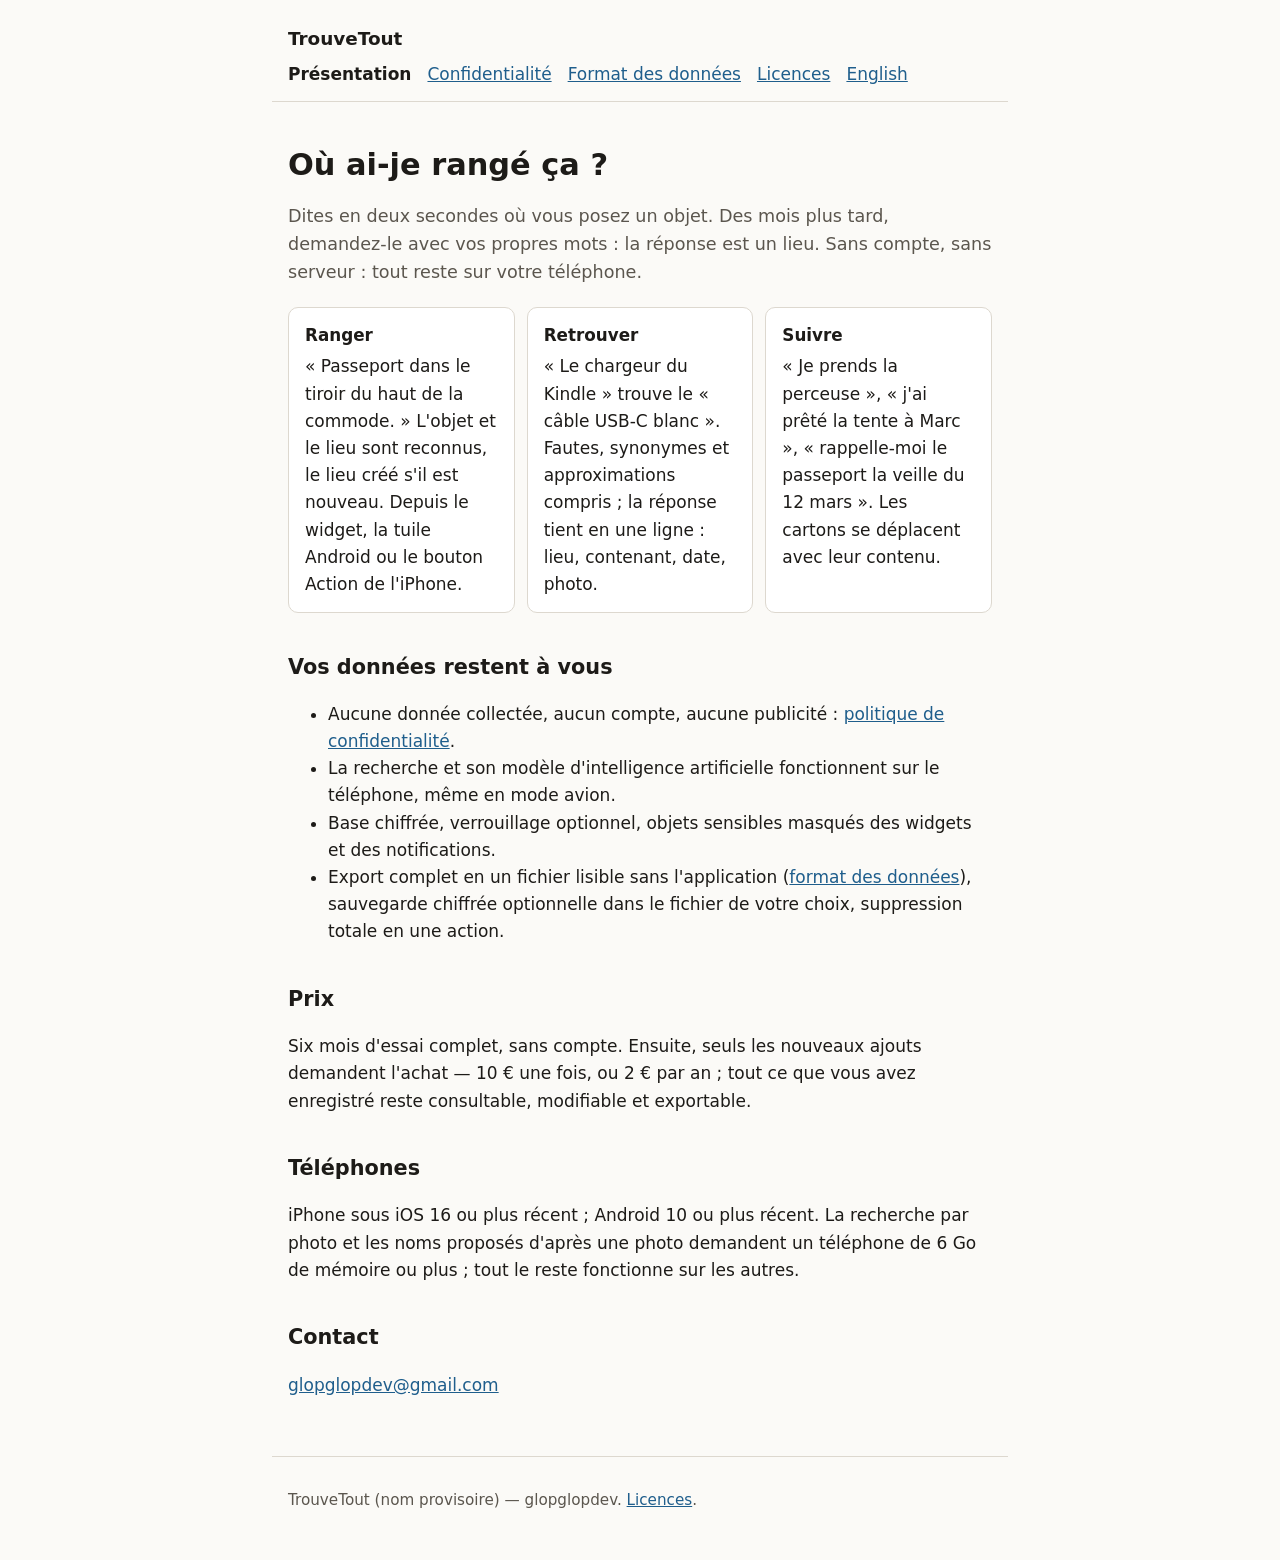
<file: site/index.html>
<!doctype html>
<html lang="fr">
<head>
<meta charset="utf-8">
<meta name="viewport" content="width=device-width, initial-scale=1">
<title>TrouveTout — où ai-je rangé ça ?</title>
<meta name="description" content="Dites où vous posez un objet, retrouvez-le des mois plus tard avec vos mots. Tout reste sur votre téléphone.">
<link rel="stylesheet" href="style.css">
<link rel="alternate" hreflang="en" href="en/index.html">
</head>
<body>
<header>
  <a class="name" href="index.html">TrouveTout</a>
  <nav aria-label="Pages">
    <a href="index.html" aria-current="page">Présentation</a>
    <a href="confidentialite.html">Confidentialité</a>
    <a href="format.html">Format des données</a>
    <a href="licences.html">Licences</a>
    <a href="en/index.html" hreflang="en" lang="en">English</a>
  </nav>
</header>
<main>
<h1>Où ai-je rangé ça ?</h1>
<p class="lead">Dites en deux secondes où vous posez un objet. Des mois plus tard, demandez-le avec vos propres mots :
la réponse est un lieu. Sans compte, sans serveur : tout reste sur votre téléphone.</p>

<div class="cards">
  <section class="card">
    <h3>Ranger</h3>
    <p>« Passeport dans le tiroir du haut de la commode. » L'objet et le lieu sont reconnus, le lieu créé s'il est
    nouveau. Depuis le widget, la tuile Android ou le bouton Action de l'iPhone.</p>
  </section>
  <section class="card">
    <h3>Retrouver</h3>
    <p>« Le chargeur du Kindle » trouve le « câble USB-C blanc ». Fautes, synonymes et approximations compris ; la
    réponse tient en une ligne : lieu, contenant, date, photo.</p>
  </section>
  <section class="card">
    <h3>Suivre</h3>
    <p>« Je prends la perceuse », « j'ai prêté la tente à Marc », « rappelle-moi le passeport la veille du 12 mars ».
    Les cartons se déplacent avec leur contenu.</p>
  </section>
</div>

<h2>Vos données restent à vous</h2>
<ul>
  <li>Aucune donnée collectée, aucun compte, aucune publicité : <a href="confidentialite.html">politique de confidentialité</a>.</li>
  <li>La recherche et son modèle d'intelligence artificielle fonctionnent sur le téléphone, même en mode avion.</li>
  <li>Base chiffrée, verrouillage optionnel, objets sensibles masqués des widgets et des notifications.</li>
  <li>Export complet en un fichier lisible sans l'application (<a href="format.html">format des données</a>),
  sauvegarde chiffrée optionnelle dans le fichier de votre choix, suppression totale en une action.</li>
</ul>

<h2>Prix</h2>
<p>Six mois d'essai complet, sans compte. Ensuite, seuls les nouveaux ajouts demandent l'achat — 10 € une fois, ou
2 € par an ; tout ce que vous avez enregistré reste consultable, modifiable et exportable.</p>

<h2>Téléphones</h2>
<p>iPhone sous iOS 16 ou plus récent ; Android 10 ou plus récent. La recherche par photo et les noms proposés d'après
une photo demandent un téléphone de 6 Go de mémoire ou plus ; tout le reste fonctionne sur les autres.</p>

<h2>Contact</h2>
<p><a href="mailto:glopglopdev@gmail.com">glopglopdev@gmail.com</a></p>
</main>
<footer>
  <p>TrouveTout (nom provisoire) — glopglopdev. <a href="licences.html">Licences</a>.</p>
</footer>
</body>
</html>
</file>
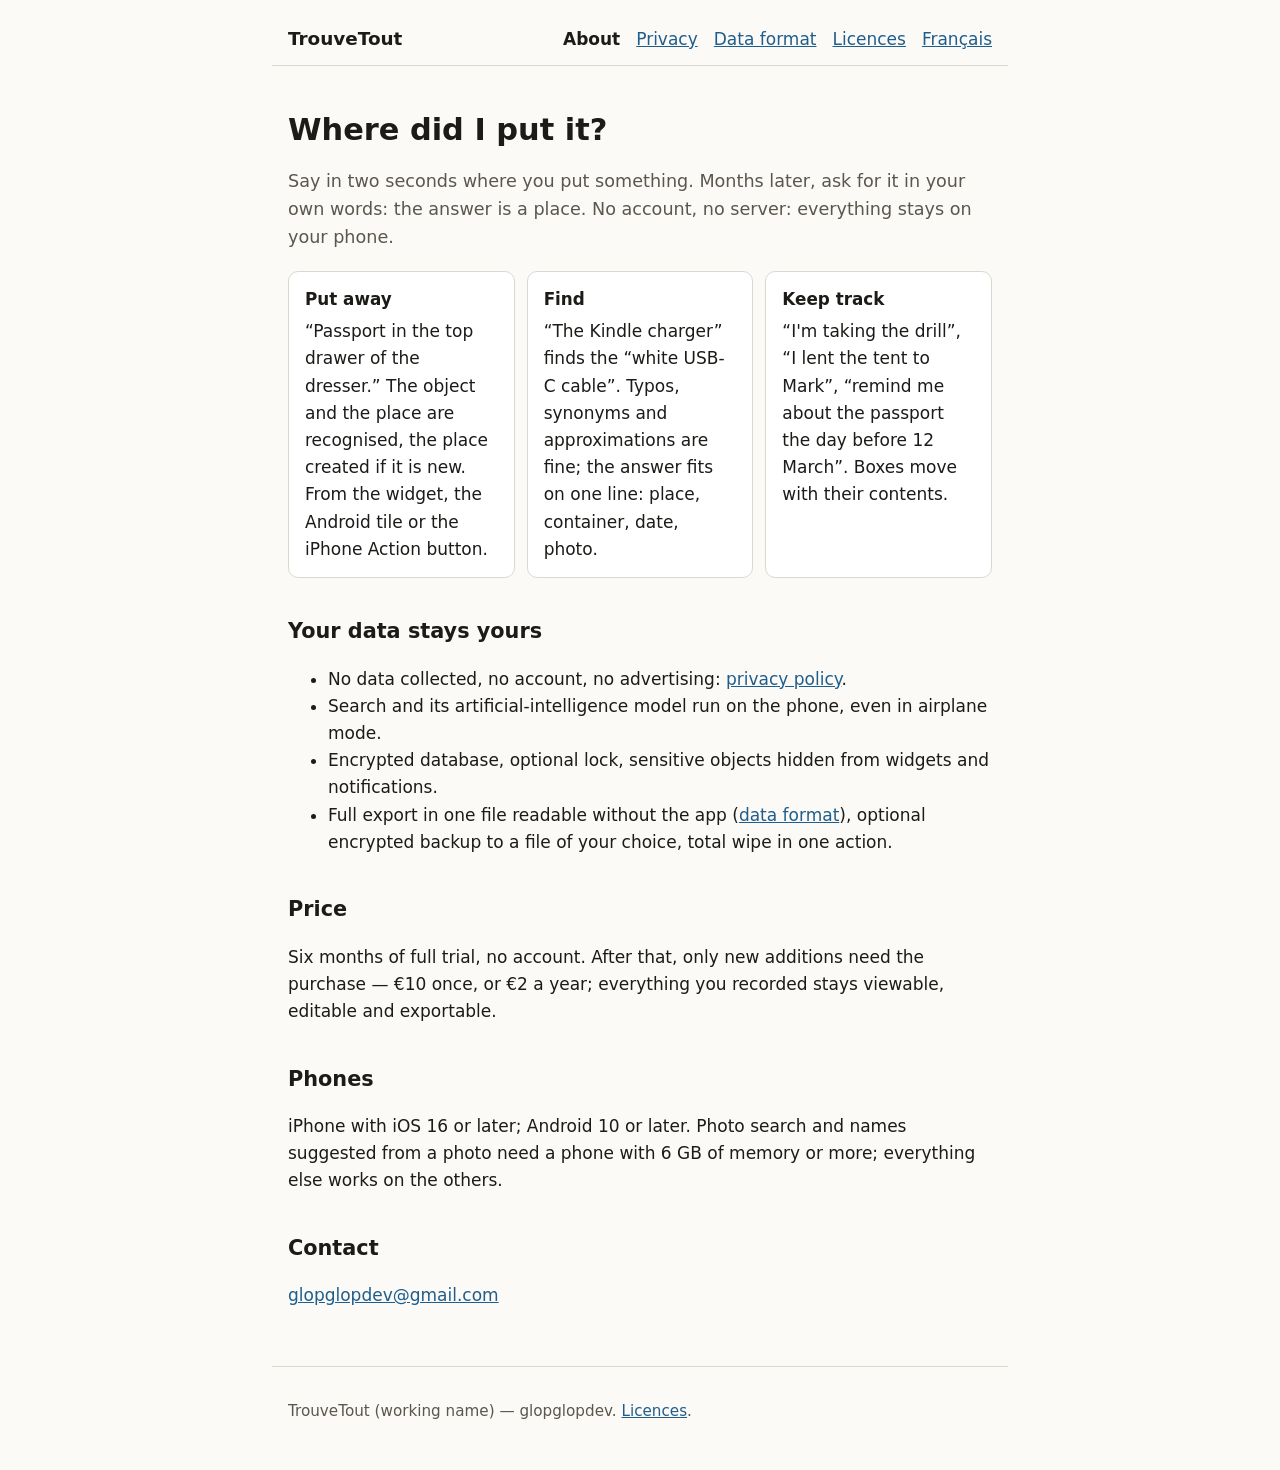
<file: site/en/index.html>
<!doctype html>
<html lang="en">
<head>
<meta charset="utf-8">
<meta name="viewport" content="width=device-width, initial-scale=1">
<title>TrouveTout — where did I put it?</title>
<meta name="description" content="Say where you put something, find it months later in your own words. Everything stays on your phone.">
<link rel="stylesheet" href="../style.css">
<link rel="alternate" hreflang="fr" href="../index.html">
</head>
<body>
<header>
  <a class="name" href="index.html">TrouveTout</a>
  <nav aria-label="Pages">
    <a href="index.html" aria-current="page">About</a>
    <a href="privacy.html">Privacy</a>
    <a href="format.html">Data format</a>
    <a href="../licences.html">Licences</a>
    <a href="../index.html" hreflang="fr" lang="fr">Français</a>
  </nav>
</header>
<main>
<h1>Where did I put it?</h1>
<p class="lead">Say in two seconds where you put something. Months later, ask for it in your own words: the answer is
a place. No account, no server: everything stays on your phone.</p>

<div class="cards">
  <section class="card">
    <h3>Put away</h3>
    <p>“Passport in the top drawer of the dresser.” The object and the place are recognised, the place created if it
    is new. From the widget, the Android tile or the iPhone Action button.</p>
  </section>
  <section class="card">
    <h3>Find</h3>
    <p>“The Kindle charger” finds the “white USB-C cable”. Typos, synonyms and approximations are fine; the answer fits
    on one line: place, container, date, photo.</p>
  </section>
  <section class="card">
    <h3>Keep track</h3>
    <p>“I'm taking the drill”, “I lent the tent to Mark”, “remind me about the passport the day before 12 March”.
    Boxes move with their contents.</p>
  </section>
</div>

<h2>Your data stays yours</h2>
<ul>
  <li>No data collected, no account, no advertising: <a href="privacy.html">privacy policy</a>.</li>
  <li>Search and its artificial-intelligence model run on the phone, even in airplane mode.</li>
  <li>Encrypted database, optional lock, sensitive objects hidden from widgets and notifications.</li>
  <li>Full export in one file readable without the app (<a href="format.html">data format</a>), optional encrypted
  backup to a file of your choice, total wipe in one action.</li>
</ul>

<h2>Price</h2>
<p>Six months of full trial, no account. After that, only new additions need the purchase — €10 once, or €2 a year;
everything you recorded stays viewable, editable and exportable.</p>

<h2>Phones</h2>
<p>iPhone with iOS 16 or later; Android 10 or later. Photo search and names suggested from a photo need a phone with
6 GB of memory or more; everything else works on the others.</p>

<h2>Contact</h2>
<p><a href="mailto:glopglopdev@gmail.com">glopglopdev@gmail.com</a></p>
</main>
<footer>
  <p>TrouveTout (working name) — glopglopdev. <a href="../licences.html">Licences</a>.</p>
</footer>
</body>
</html>
</file>
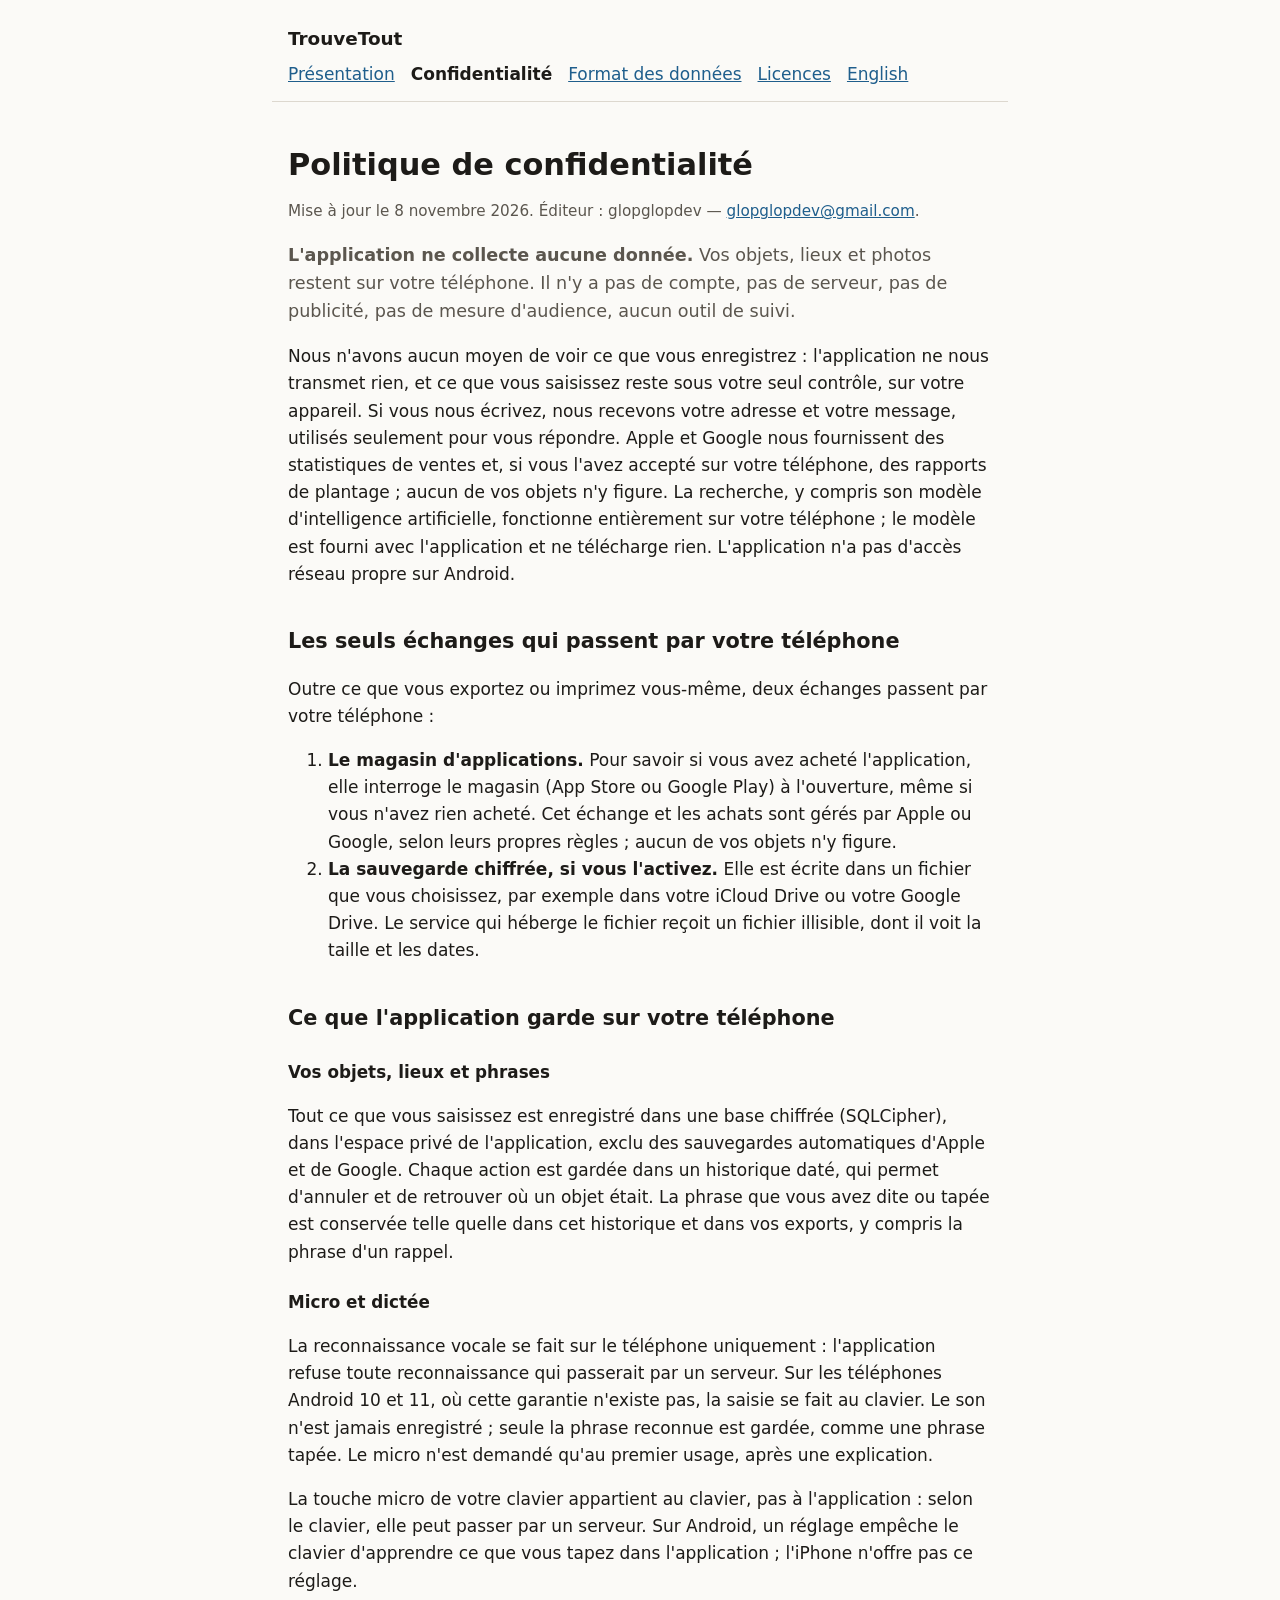
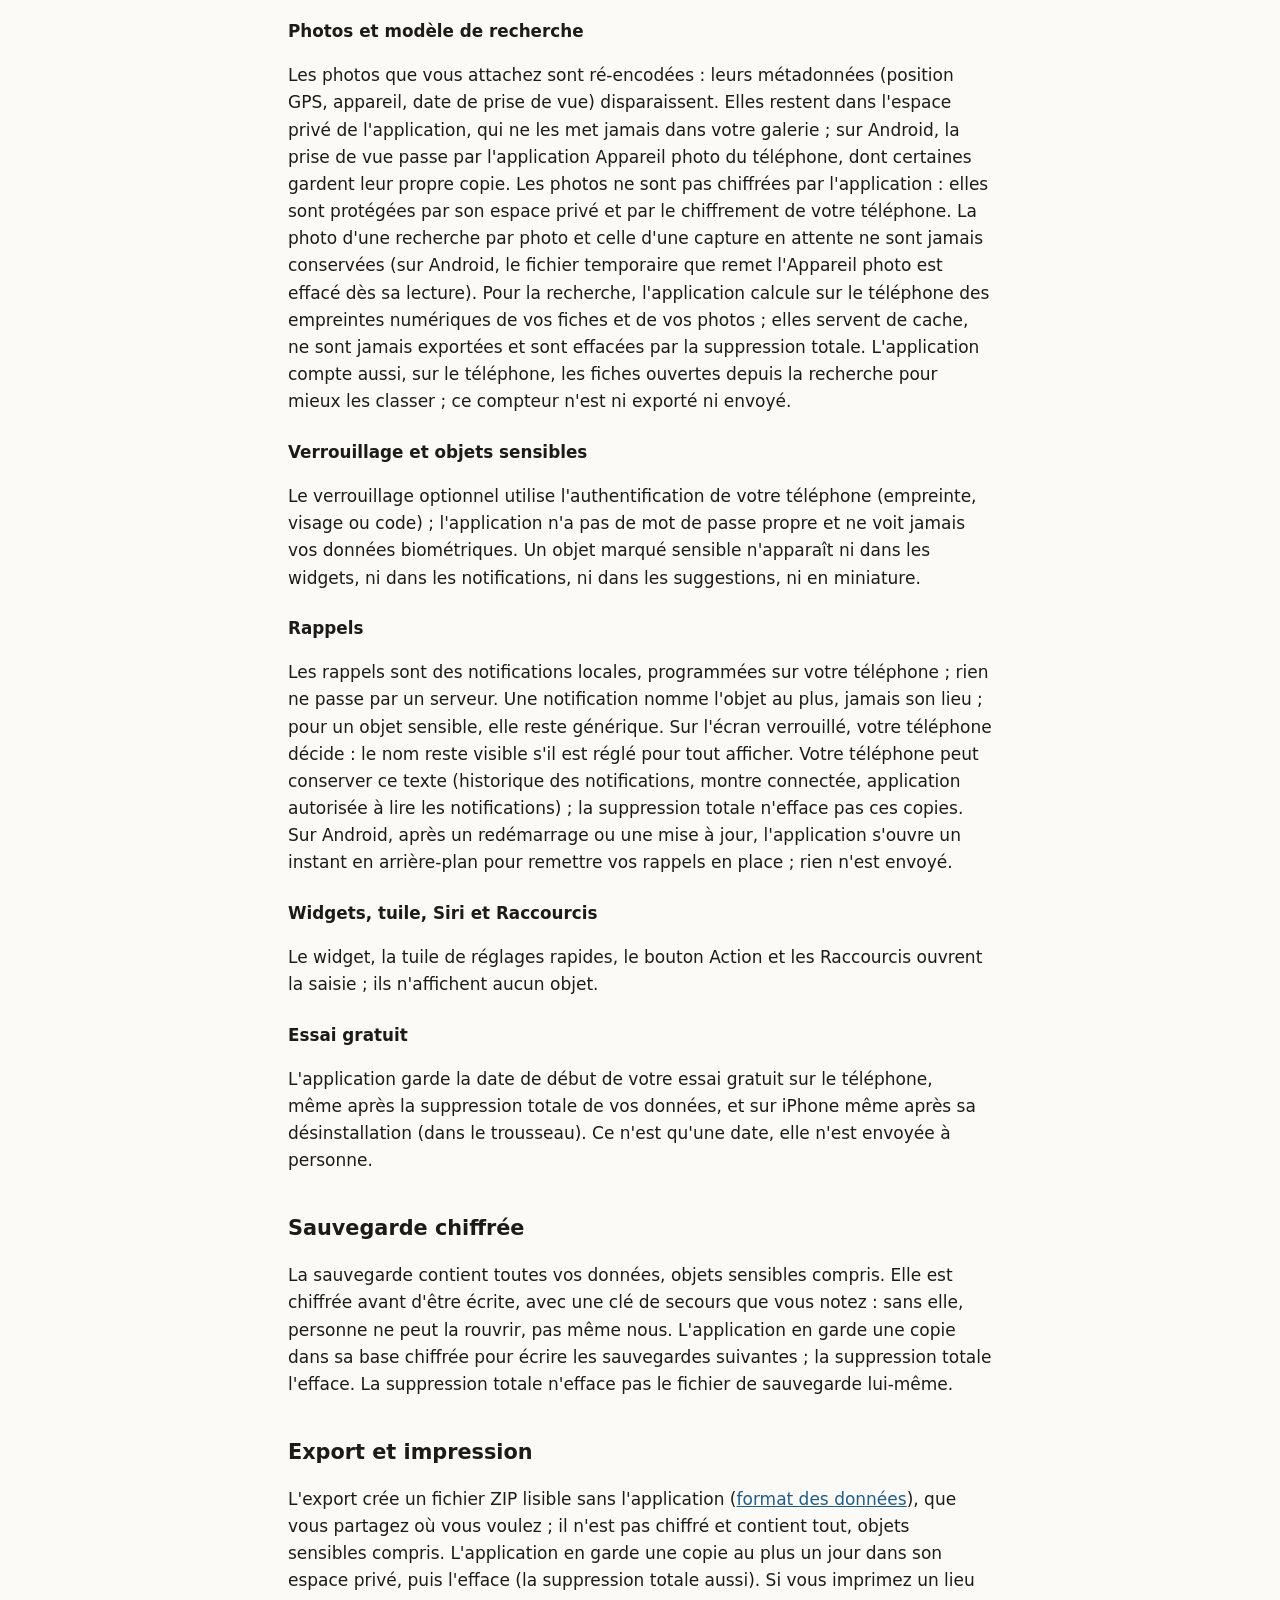
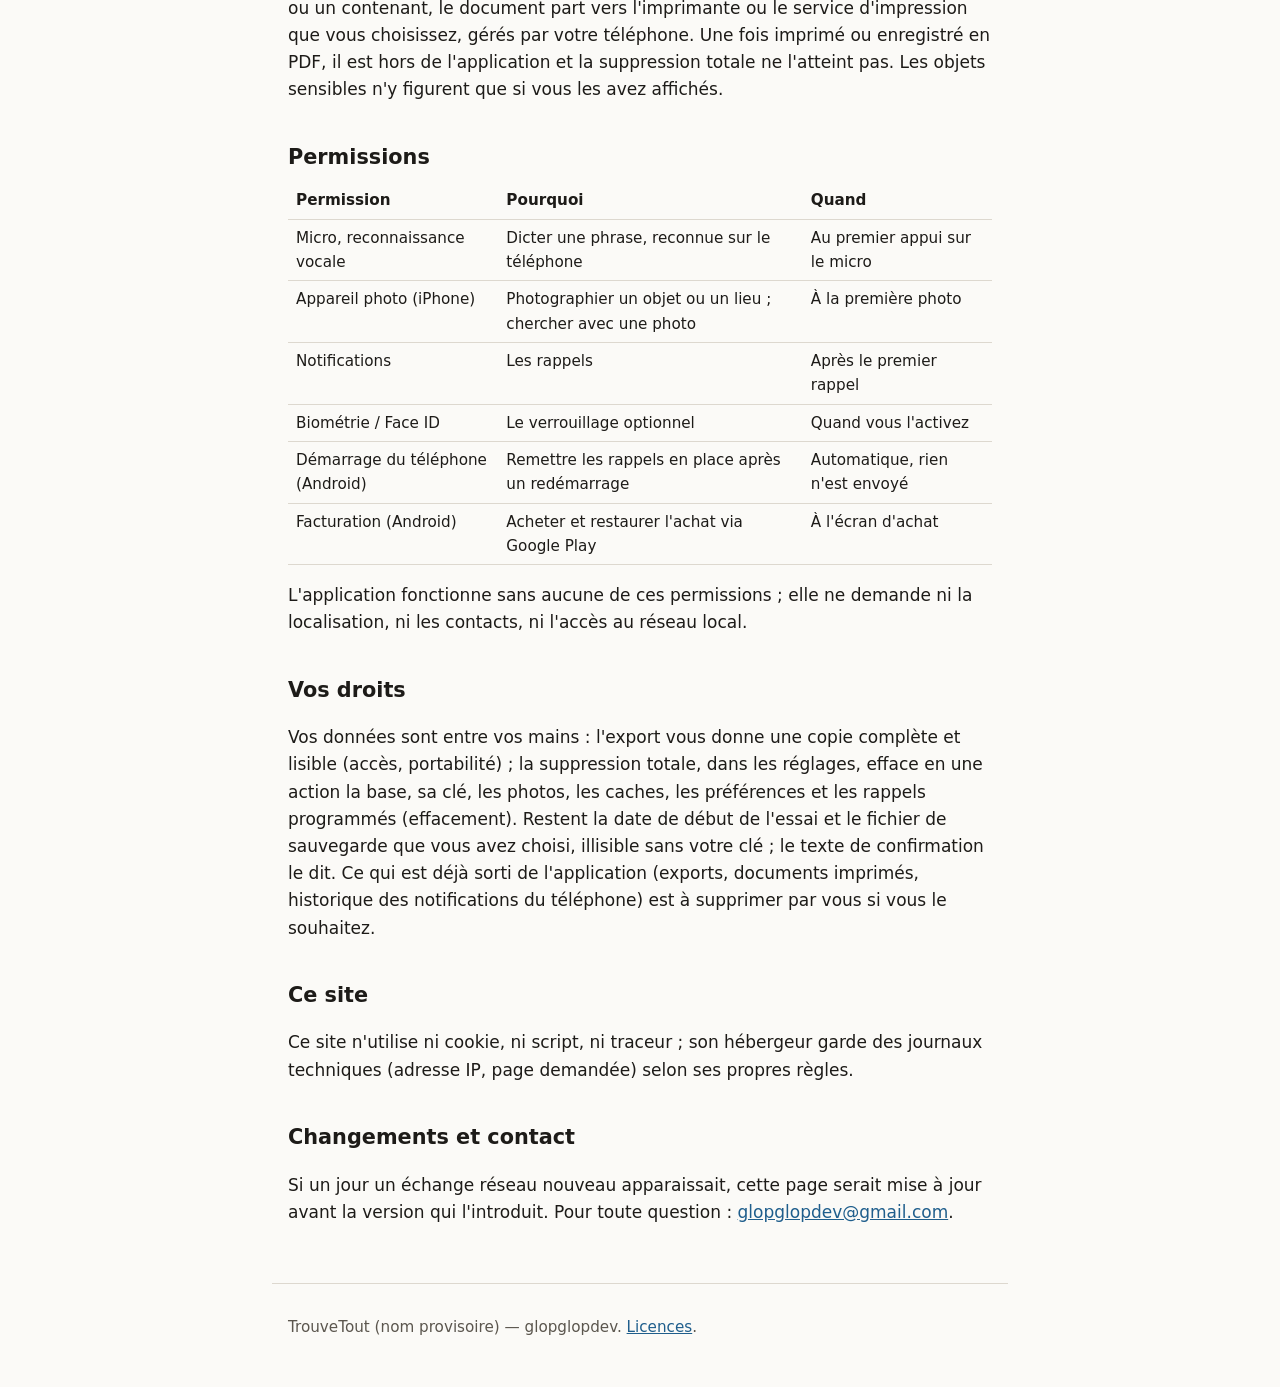
<file: site/confidentialite.html>
<!doctype html>
<html lang="fr">
<head>
<meta charset="utf-8">
<meta name="viewport" content="width=device-width, initial-scale=1">
<title>Confidentialité — TrouveTout</title>
<meta name="description" content="Politique de confidentialité de TrouveTout : l'application ne collecte aucune donnée.">
<link rel="stylesheet" href="style.css">
<link rel="alternate" hreflang="en" href="en/privacy.html">
</head>
<body>
<header>
  <a class="name" href="index.html">TrouveTout</a>
  <nav aria-label="Pages">
    <a href="index.html">Présentation</a>
    <a href="confidentialite.html" aria-current="page">Confidentialité</a>
    <a href="format.html">Format des données</a>
    <a href="licences.html">Licences</a>
    <a href="en/privacy.html" hreflang="en" lang="en">English</a>
  </nav>
</header>
<main>
<h1>Politique de confidentialité</h1>
<p class="updated">Mise à jour le 8 novembre 2026. Éditeur : glopglopdev — <a href="mailto:glopglopdev@gmail.com">glopglopdev@gmail.com</a>.</p>

<p class="lead"><strong>L'application ne collecte aucune donnée.</strong> Vos objets, lieux et photos restent sur votre
téléphone. Il n'y a pas de compte, pas de serveur, pas de publicité, pas de mesure d'audience, aucun outil de suivi.</p>

<p>Nous n'avons aucun moyen de voir ce que vous enregistrez : l'application ne nous transmet rien, et ce que vous
saisissez reste sous votre seul contrôle, sur votre appareil. Si vous nous écrivez, nous recevons votre adresse et
votre message, utilisés seulement pour vous répondre. Apple et Google nous fournissent des statistiques de ventes et,
si vous l'avez accepté sur votre téléphone, des rapports de plantage ; aucun de vos objets n'y figure. La recherche, y compris son modèle d'intelligence artificielle, fonctionne entièrement sur votre téléphone ;
le modèle est fourni avec l'application et ne télécharge rien. L'application n'a pas d'accès réseau propre sur
Android.</p>

<h2>Les seuls échanges qui passent par votre téléphone</h2>
<p>Outre ce que vous exportez ou imprimez vous-même, deux échanges passent par votre téléphone :</p>
<ol>
  <li><strong>Le magasin d'applications.</strong> Pour savoir si vous avez acheté l'application, elle interroge le
  magasin (App Store ou Google Play) à l'ouverture, même si vous n'avez rien acheté. Cet échange et les achats sont
  gérés par Apple ou Google, selon leurs propres règles ; aucun de vos objets n'y figure.</li>
  <li><strong>La sauvegarde chiffrée, si vous l'activez.</strong> Elle est écrite dans un fichier que vous choisissez,
  par exemple dans votre iCloud Drive ou votre Google Drive. Le service qui héberge le fichier reçoit un fichier
  illisible, dont il voit la taille et les dates.</li>
</ol>

<h2>Ce que l'application garde sur votre téléphone</h2>
<h3>Vos objets, lieux et phrases</h3>
<p>Tout ce que vous saisissez est enregistré dans une base chiffrée (SQLCipher), dans l'espace privé de
l'application, exclu des sauvegardes automatiques d'Apple et de Google. Chaque action est gardée dans un historique
daté, qui permet d'annuler et de retrouver où un objet était. La phrase que vous avez dite ou tapée est conservée
telle quelle dans cet historique et dans vos exports, y compris la phrase d'un rappel.</p>

<h3>Micro et dictée</h3>
<p>La reconnaissance vocale se fait sur le téléphone uniquement : l'application refuse toute reconnaissance qui
passerait par un serveur. Sur les téléphones Android 10 et 11, où cette garantie n'existe pas, la saisie se fait au
clavier. Le son n'est jamais enregistré ; seule la phrase reconnue est gardée, comme une phrase tapée. Le micro n'est
demandé qu'au premier usage, après une explication.</p>
<p>La touche micro de votre clavier appartient au clavier, pas à l'application : selon le clavier, elle peut passer par
un serveur. Sur Android, un réglage empêche le clavier d'apprendre ce que vous tapez dans l'application ; l'iPhone
n'offre pas ce réglage.</p>

<h3>Photos et modèle de recherche</h3>
<p>Les photos que vous attachez sont ré-encodées : leurs métadonnées (position GPS, appareil, date de prise de vue)
disparaissent. Elles restent dans l'espace privé de l'application, qui ne les met jamais dans votre galerie ; sur
Android, la prise de vue passe par l'application Appareil photo du téléphone, dont certaines gardent leur propre copie.
Les photos ne sont pas chiffrées par l'application : elles sont protégées par son espace privé et par le chiffrement de
votre téléphone. La photo d'une recherche par photo et celle d'une capture en
attente ne sont jamais conservées (sur Android, le fichier temporaire que remet l'Appareil photo est effacé dès sa
lecture). Pour la recherche, l'application calcule sur le téléphone des empreintes
numériques de vos fiches et de vos photos ; elles servent de cache, ne sont jamais exportées et sont effacées par la
suppression totale. L'application compte aussi, sur le téléphone, les fiches ouvertes depuis la recherche pour mieux
les classer ; ce compteur n'est ni exporté ni envoyé.</p>

<h3>Verrouillage et objets sensibles</h3>
<p>Le verrouillage optionnel utilise l'authentification de votre téléphone (empreinte, visage ou code) ; l'application
n'a pas de mot de passe propre et ne voit jamais vos données biométriques. Un objet marqué sensible n'apparaît ni dans
les widgets, ni dans les notifications, ni dans les suggestions, ni en miniature.</p>

<h3>Rappels</h3>
<p>Les rappels sont des notifications locales, programmées sur votre téléphone ; rien ne passe par un serveur. Une
notification nomme l'objet au plus, jamais son lieu ; pour un objet sensible, elle reste générique. Sur l'écran
verrouillé, votre téléphone décide : le nom reste visible s'il est réglé pour tout afficher. Votre téléphone peut
conserver ce texte (historique des notifications, montre connectée, application autorisée à lire les notifications) ;
la suppression totale n'efface pas ces copies. Sur Android, après un redémarrage ou une mise à jour, l'application
s'ouvre un instant en arrière-plan pour remettre vos rappels en place ; rien n'est envoyé.</p>

<h3>Widgets, tuile, Siri et Raccourcis</h3>
<p>Le widget, la tuile de réglages rapides, le bouton Action et les Raccourcis ouvrent la saisie ; ils n'affichent
aucun objet.</p>

<h3>Essai gratuit</h3>
<p>L'application garde la date de début de votre essai gratuit sur le téléphone, même après la suppression totale de
vos données, et sur iPhone même après sa désinstallation (dans le trousseau). Ce n'est qu'une date, elle n'est envoyée à
personne.</p>

<h2>Sauvegarde chiffrée</h2>
<p>La sauvegarde contient toutes vos données, objets sensibles compris. Elle est chiffrée avant d'être écrite, avec une
clé de secours que vous notez : sans elle, personne ne peut la rouvrir, pas même nous. L'application en garde une copie
dans sa base chiffrée pour écrire les sauvegardes suivantes ; la suppression totale l'efface. La suppression totale
n'efface pas le fichier de sauvegarde lui-même.</p>

<h2>Export et impression</h2>
<p>L'export crée un fichier ZIP lisible sans l'application (<a href="format.html">format des données</a>), que vous
partagez où vous voulez ; il n'est pas chiffré et contient tout, objets sensibles compris. L'application en garde une
copie au plus un jour dans son espace privé, puis l'efface (la suppression totale aussi). Si vous imprimez un lieu ou un contenant, le document part vers
l'imprimante ou le service d'impression que vous choisissez, gérés par votre téléphone. Une fois imprimé ou enregistré
en PDF, il est hors de l'application et la suppression totale ne l'atteint pas. Les objets sensibles n'y figurent que
si vous les avez affichés.</p>

<h2>Permissions</h2>
<div class="table"><table>
  <thead><tr><th>Permission</th><th>Pourquoi</th><th>Quand</th></tr></thead>
  <tbody>
    <tr><td>Micro, reconnaissance vocale</td><td>Dicter une phrase, reconnue sur le téléphone</td><td>Au premier appui sur le micro</td></tr>
    <tr><td>Appareil photo (iPhone)</td><td>Photographier un objet ou un lieu ; chercher avec une photo</td><td>À la première photo</td></tr>
    <tr><td>Notifications</td><td>Les rappels</td><td>Après le premier rappel</td></tr>
    <tr><td>Biométrie / Face ID</td><td>Le verrouillage optionnel</td><td>Quand vous l'activez</td></tr>
    <tr><td>Démarrage du téléphone (Android)</td><td>Remettre les rappels en place après un redémarrage</td><td>Automatique, rien n'est envoyé</td></tr>
    <tr><td>Facturation (Android)</td><td>Acheter et restaurer l'achat via Google Play</td><td>À l'écran d'achat</td></tr>
  </tbody>
</table></div>
<p>L'application fonctionne sans aucune de ces permissions ; elle ne demande ni la localisation, ni les contacts, ni
l'accès au réseau local.</p>

<h2>Vos droits</h2>
<p>Vos données sont entre vos mains : l'export vous donne une copie complète et lisible (accès, portabilité) ; la
suppression totale, dans les réglages, efface en une action la base, sa clé, les photos, les caches, les préférences
et les rappels programmés (effacement). Restent la date de début de l'essai et le fichier de sauvegarde que vous avez
choisi, illisible sans votre clé ; le texte de confirmation le dit. Ce qui est déjà sorti de l'application (exports,
documents imprimés, historique des notifications du téléphone) est à supprimer par vous si vous le souhaitez.</p>

<h2>Ce site</h2>
<p>Ce site n'utilise ni cookie, ni script, ni traceur ; son hébergeur garde des journaux techniques (adresse IP, page
demandée) selon ses propres règles.</p>

<h2>Changements et contact</h2>
<p>Si un jour un échange réseau nouveau apparaissait, cette page serait mise à jour avant la version qui l'introduit.
Pour toute question : <a href="mailto:glopglopdev@gmail.com">glopglopdev@gmail.com</a>.</p>
</main>
<footer>
  <p>TrouveTout (nom provisoire) — glopglopdev. <a href="licences.html">Licences</a>.</p>
</footer>
</body>
</html>
</file>
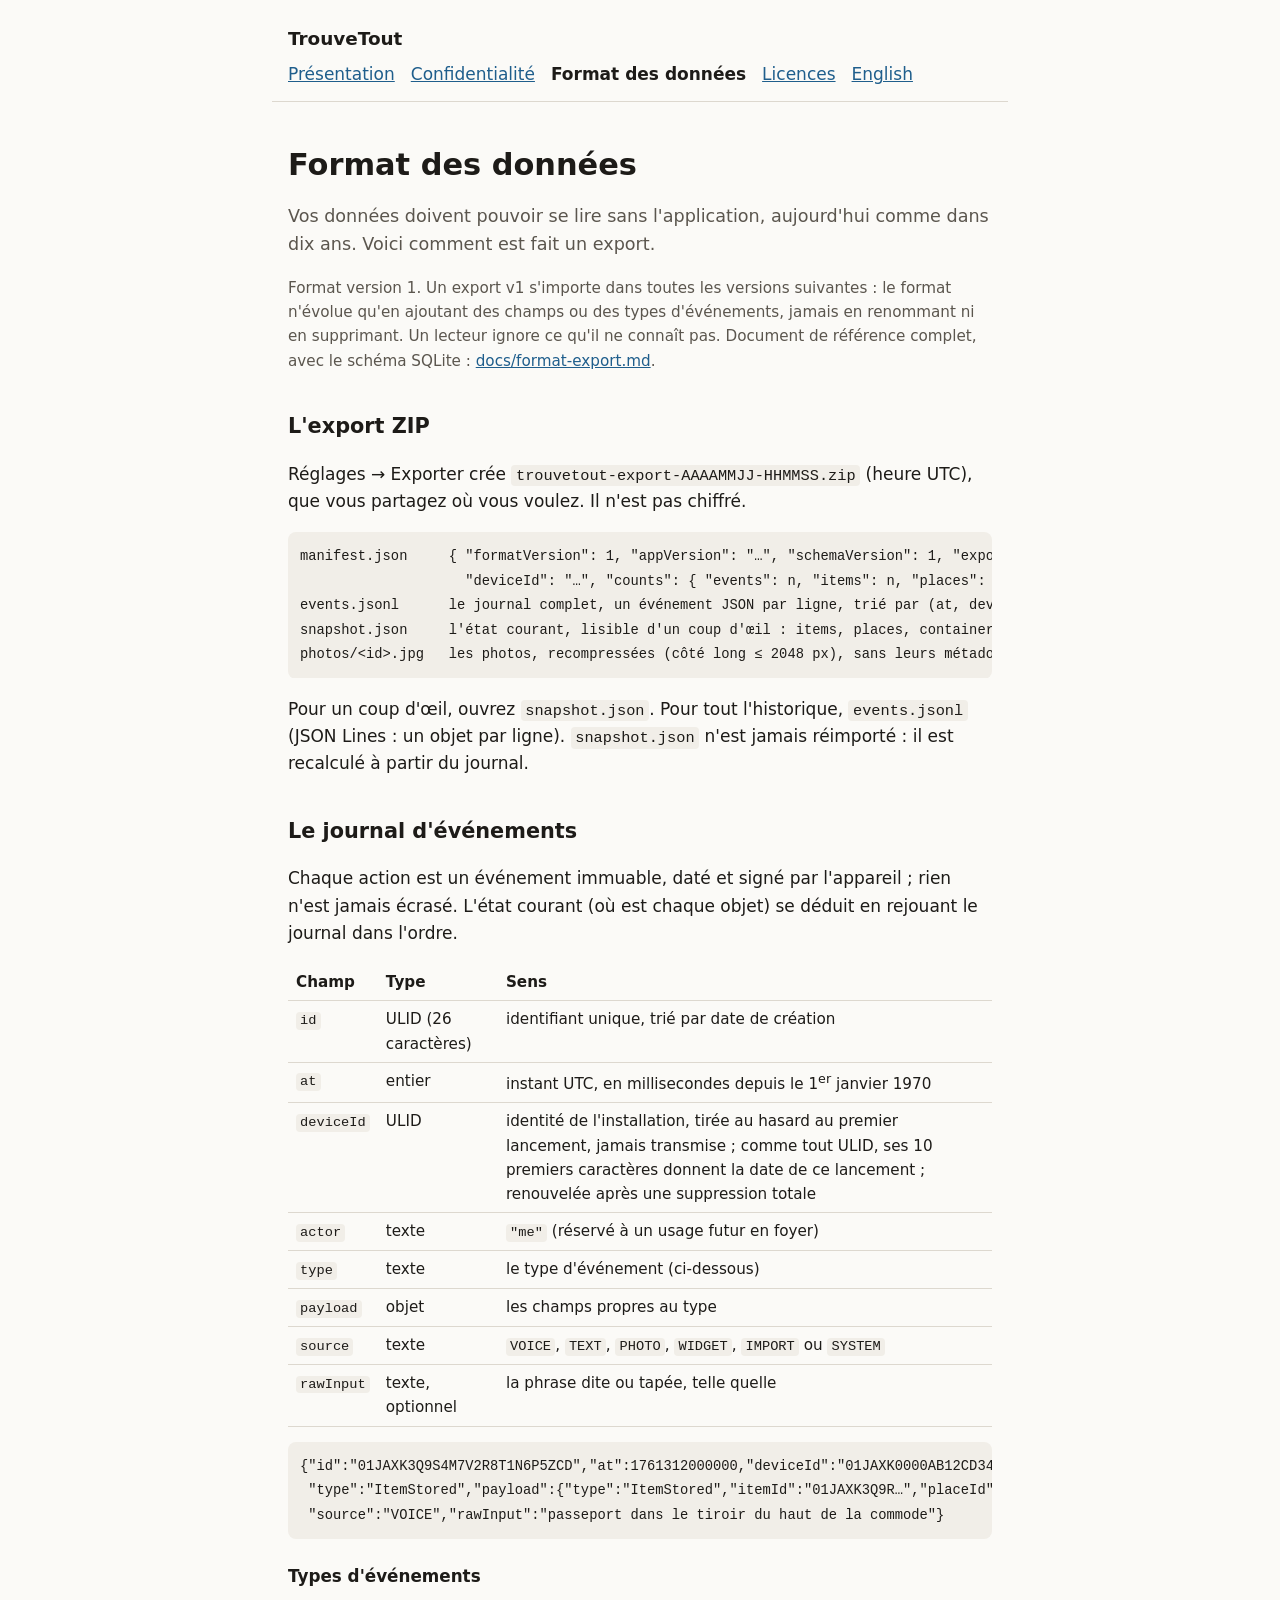
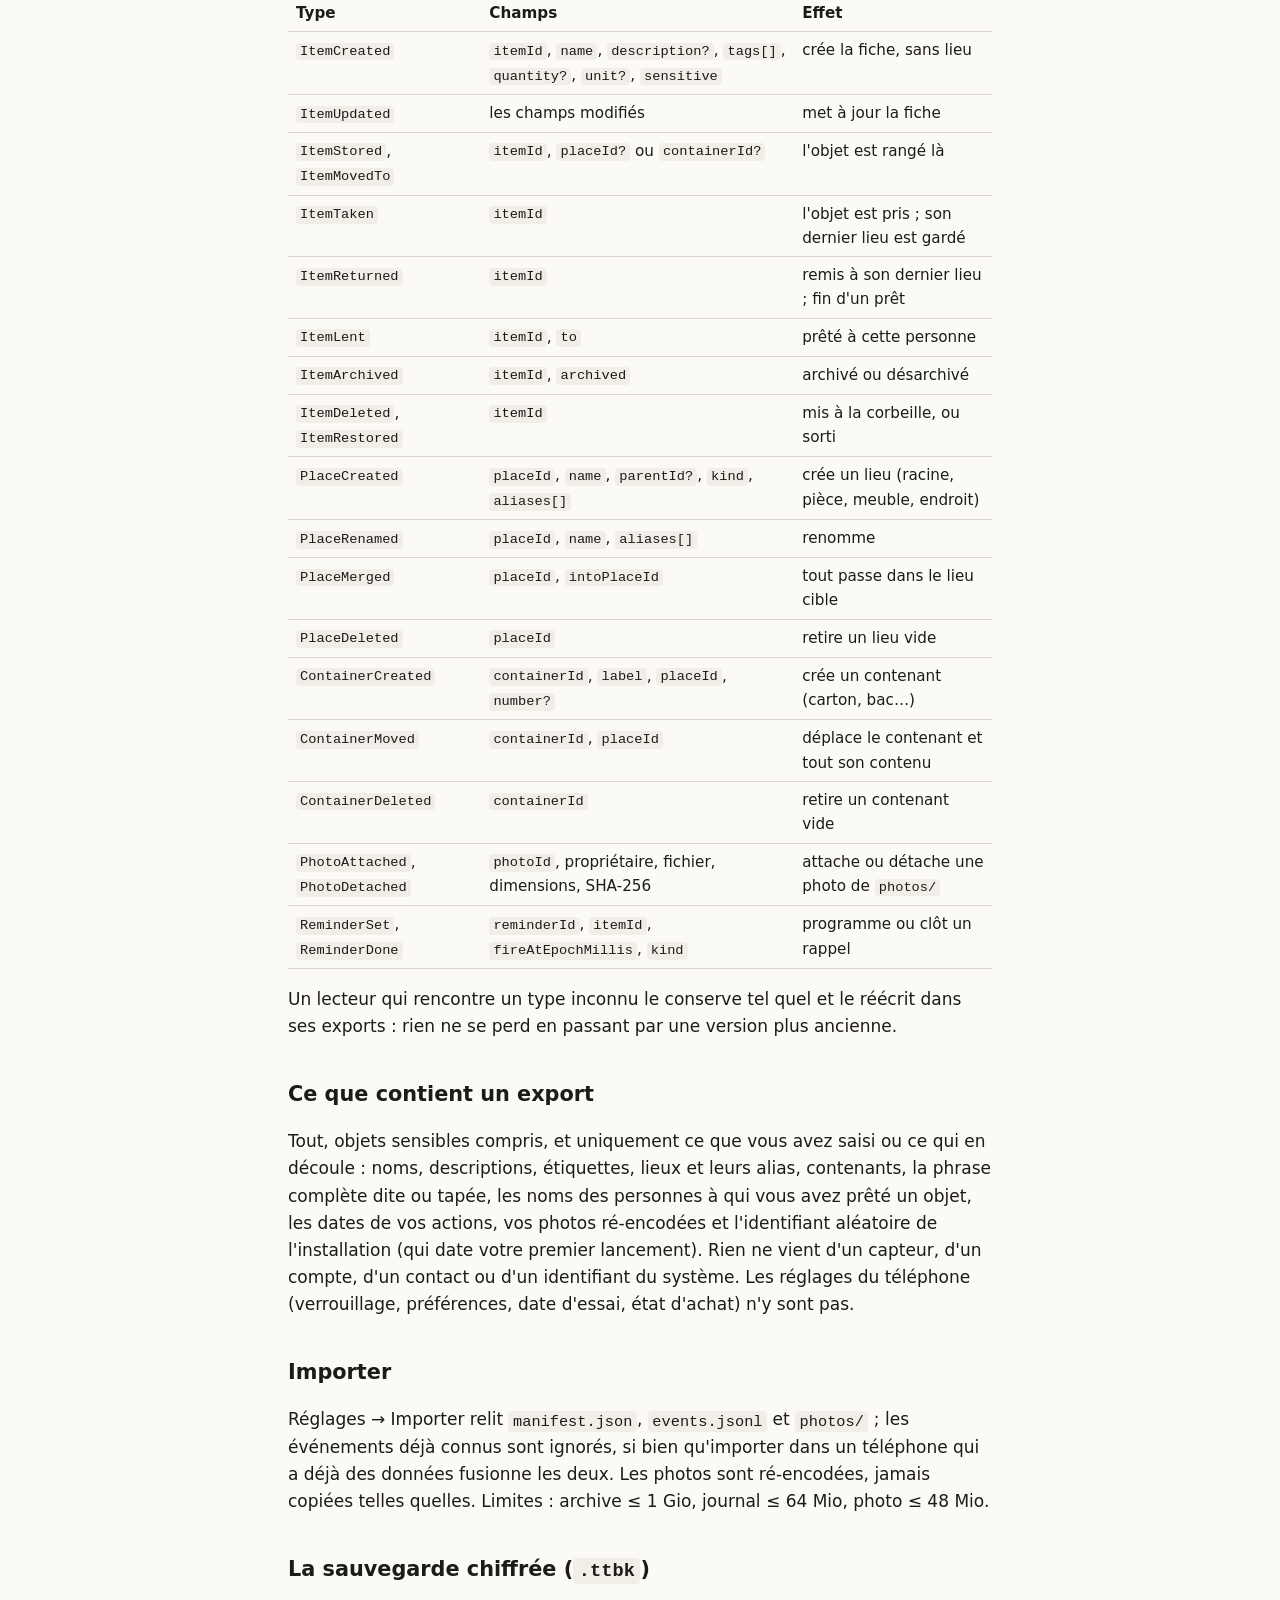
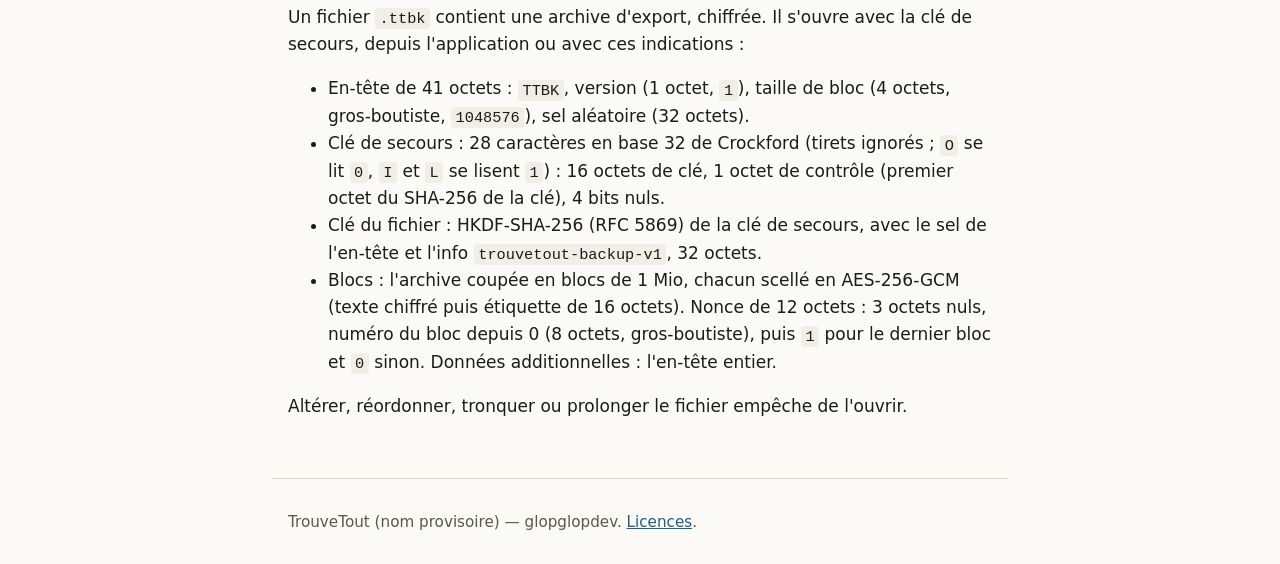
<file: site/format.html>
<!doctype html>
<html lang="fr">
<head>
<meta charset="utf-8">
<meta name="viewport" content="width=device-width, initial-scale=1">
<title>Format des données — TrouveTout</title>
<meta name="description" content="Lire ses données TrouveTout sans l'application : export ZIP, journal d'événements, sauvegarde chiffrée.">
<link rel="stylesheet" href="style.css">
<link rel="alternate" hreflang="en" href="en/format.html">
</head>
<body>
<header>
  <a class="name" href="index.html">TrouveTout</a>
  <nav aria-label="Pages">
    <a href="index.html">Présentation</a>
    <a href="confidentialite.html">Confidentialité</a>
    <a href="format.html" aria-current="page">Format des données</a>
    <a href="licences.html">Licences</a>
    <a href="en/format.html" hreflang="en" lang="en">English</a>
  </nav>
</header>
<main>
<h1>Format des données</h1>
<p class="lead">Vos données doivent pouvoir se lire sans l'application, aujourd'hui comme dans dix ans. Voici comment
est fait un export.</p>
<p class="updated">Format version 1. Un export v1 s'importe dans toutes les versions suivantes : le format n'évolue
qu'en ajoutant des champs ou des types d'événements, jamais en renommant ni en supprimant. Un lecteur ignore ce qu'il
ne connaît pas. Document de référence complet, avec le schéma SQLite :
<a href="https://github.com/NicolasVergnes/trouvetout-proto/blob/main/docs/format-export.md">docs/format-export.md</a>.</p>

<h2>L'export ZIP</h2>
<p>Réglages → Exporter crée <code>trouvetout-export-AAAAMMJJ-HHMMSS.zip</code> (heure UTC), que vous partagez où vous
voulez. Il n'est pas chiffré.</p>
<pre><code>manifest.json     { "formatVersion": 1, "appVersion": "…", "schemaVersion": 1, "exportedAt": &lt;ms UTC&gt;,
                    "deviceId": "…", "counts": { "events": n, "items": n, "places": n, "containers": n, "photos": n } }
events.jsonl      le journal complet, un événement JSON par ligne, trié par (at, deviceId, id)
snapshot.json     l'état courant, lisible d'un coup d'œil : items, places, containers, locations, photos, reminders
photos/&lt;id&gt;.jpg   les photos, recompressées (côté long ≤ 2048 px), sans leurs métadonnées d'origine</code></pre>
<p>Pour un coup d'œil, ouvrez <code>snapshot.json</code>. Pour tout l'historique, <code>events.jsonl</code> (JSON
Lines : un objet par ligne). <code>snapshot.json</code> n'est jamais réimporté : il est recalculé à partir du journal.</p>

<h2>Le journal d'événements</h2>
<p>Chaque action est un événement immuable, daté et signé par l'appareil ; rien n'est jamais écrasé. L'état courant
(où est chaque objet) se déduit en rejouant le journal dans l'ordre.</p>
<div class="table"><table>
  <thead><tr><th>Champ</th><th>Type</th><th>Sens</th></tr></thead>
  <tbody>
    <tr><td><code>id</code></td><td>ULID (26 caractères)</td><td>identifiant unique, trié par date de création</td></tr>
    <tr><td><code>at</code></td><td>entier</td><td>instant UTC, en millisecondes depuis le 1<sup>er</sup> janvier 1970</td></tr>
    <tr><td><code>deviceId</code></td><td>ULID</td><td>identité de l'installation, tirée au hasard au premier lancement, jamais transmise ; comme tout ULID, ses 10 premiers caractères donnent la date de ce lancement ; renouvelée après une suppression totale</td></tr>
    <tr><td><code>actor</code></td><td>texte</td><td><code>"me"</code> (réservé à un usage futur en foyer)</td></tr>
    <tr><td><code>type</code></td><td>texte</td><td>le type d'événement (ci-dessous)</td></tr>
    <tr><td><code>payload</code></td><td>objet</td><td>les champs propres au type</td></tr>
    <tr><td><code>source</code></td><td>texte</td><td><code>VOICE</code>, <code>TEXT</code>, <code>PHOTO</code>, <code>WIDGET</code>, <code>IMPORT</code> ou <code>SYSTEM</code></td></tr>
    <tr><td><code>rawInput</code></td><td>texte, optionnel</td><td>la phrase dite ou tapée, telle quelle</td></tr>
  </tbody>
</table></div>
<pre><code>{"id":"01JAXK3Q9S4M7V2R8T1N6P5ZCD","at":1761312000000,"deviceId":"01JAXK0000AB12CD34EF56GH78","actor":"me",
 "type":"ItemStored","payload":{"type":"ItemStored","itemId":"01JAXK3Q9R…","placeId":"01JAXK2A…"},
 "source":"VOICE","rawInput":"passeport dans le tiroir du haut de la commode"}</code></pre>

<h3>Types d'événements</h3>
<div class="table"><table>
  <thead><tr><th>Type</th><th>Champs</th><th>Effet</th></tr></thead>
  <tbody>
    <tr><td><code>ItemCreated</code></td><td><code>itemId</code>, <code>name</code>, <code>description?</code>, <code>tags[]</code>, <code>quantity?</code>, <code>unit?</code>, <code>sensitive</code></td><td>crée la fiche, sans lieu</td></tr>
    <tr><td><code>ItemUpdated</code></td><td>les champs modifiés</td><td>met à jour la fiche</td></tr>
    <tr><td><code>ItemStored</code>, <code>ItemMovedTo</code></td><td><code>itemId</code>, <code>placeId?</code> ou <code>containerId?</code></td><td>l'objet est rangé là</td></tr>
    <tr><td><code>ItemTaken</code></td><td><code>itemId</code></td><td>l'objet est pris ; son dernier lieu est gardé</td></tr>
    <tr><td><code>ItemReturned</code></td><td><code>itemId</code></td><td>remis à son dernier lieu ; fin d'un prêt</td></tr>
    <tr><td><code>ItemLent</code></td><td><code>itemId</code>, <code>to</code></td><td>prêté à cette personne</td></tr>
    <tr><td><code>ItemArchived</code></td><td><code>itemId</code>, <code>archived</code></td><td>archivé ou désarchivé</td></tr>
    <tr><td><code>ItemDeleted</code>, <code>ItemRestored</code></td><td><code>itemId</code></td><td>mis à la corbeille, ou sorti</td></tr>
    <tr><td><code>PlaceCreated</code></td><td><code>placeId</code>, <code>name</code>, <code>parentId?</code>, <code>kind</code>, <code>aliases[]</code></td><td>crée un lieu (racine, pièce, meuble, endroit)</td></tr>
    <tr><td><code>PlaceRenamed</code></td><td><code>placeId</code>, <code>name</code>, <code>aliases[]</code></td><td>renomme</td></tr>
    <tr><td><code>PlaceMerged</code></td><td><code>placeId</code>, <code>intoPlaceId</code></td><td>tout passe dans le lieu cible</td></tr>
    <tr><td><code>PlaceDeleted</code></td><td><code>placeId</code></td><td>retire un lieu vide</td></tr>
    <tr><td><code>ContainerCreated</code></td><td><code>containerId</code>, <code>label</code>, <code>placeId</code>, <code>number?</code></td><td>crée un contenant (carton, bac…)</td></tr>
    <tr><td><code>ContainerMoved</code></td><td><code>containerId</code>, <code>placeId</code></td><td>déplace le contenant et tout son contenu</td></tr>
    <tr><td><code>ContainerDeleted</code></td><td><code>containerId</code></td><td>retire un contenant vide</td></tr>
    <tr><td><code>PhotoAttached</code>, <code>PhotoDetached</code></td><td><code>photoId</code>, propriétaire, fichier, dimensions, SHA-256</td><td>attache ou détache une photo de <code>photos/</code></td></tr>
    <tr><td><code>ReminderSet</code>, <code>ReminderDone</code></td><td><code>reminderId</code>, <code>itemId</code>, <code>fireAtEpochMillis</code>, <code>kind</code></td><td>programme ou clôt un rappel</td></tr>
  </tbody>
</table></div>
<p>Un lecteur qui rencontre un type inconnu le conserve tel quel et le réécrit dans ses exports : rien ne se perd en
passant par une version plus ancienne.</p>

<h2>Ce que contient un export</h2>
<p>Tout, objets sensibles compris, et uniquement ce que vous avez saisi ou ce qui en découle : noms, descriptions, étiquettes, lieux et leurs alias,
contenants, la phrase complète dite ou tapée, les noms des personnes à qui vous avez prêté un objet, les dates de vos
actions, vos photos ré-encodées et l'identifiant aléatoire de l'installation (qui date votre premier lancement). Rien ne vient d'un capteur, d'un compte,
d'un contact ou d'un identifiant du système. Les réglages du téléphone (verrouillage, préférences, date d'essai, état
d'achat) n'y sont pas.</p>

<h2>Importer</h2>
<p>Réglages → Importer relit <code>manifest.json</code>, <code>events.jsonl</code> et <code>photos/</code> ; les
événements déjà connus sont ignorés, si bien qu'importer dans un téléphone qui a déjà des données fusionne les deux.
Les photos sont ré-encodées, jamais copiées telles quelles. Limites : archive ≤ 1 Gio, journal ≤ 64 Mio, photo ≤ 48 Mio.</p>

<h2>La sauvegarde chiffrée (<code>.ttbk</code>)</h2>
<p>Un fichier <code>.ttbk</code> contient une archive d'export, chiffrée. Il s'ouvre avec la clé de secours, depuis
l'application ou avec ces indications :</p>
<ul>
  <li>En-tête de 41 octets : <code>TTBK</code>, version (1 octet, <code>1</code>), taille de bloc (4 octets,
  gros-boutiste, <code>1048576</code>), sel aléatoire (32 octets).</li>
  <li>Clé de secours : 28 caractères en base 32 de Crockford (tirets ignorés ; <code>O</code> se lit <code>0</code>,
  <code>I</code> et <code>L</code> se lisent <code>1</code>) : 16 octets de clé, 1 octet de contrôle (premier octet du
  SHA-256 de la clé), 4 bits nuls.</li>
  <li>Clé du fichier : HKDF-SHA-256 (RFC 5869) de la clé de secours, avec le sel de l'en-tête et l'info
  <code>trouvetout-backup-v1</code>, 32 octets.</li>
  <li>Blocs : l'archive coupée en blocs de 1 Mio, chacun scellé en AES-256-GCM (texte chiffré puis étiquette de
  16 octets). Nonce de 12 octets : 3 octets nuls, numéro du bloc depuis 0 (8 octets, gros-boutiste), puis
  <code>1</code> pour le dernier bloc et <code>0</code> sinon. Données additionnelles : l'en-tête entier.</li>
</ul>
<p>Altérer, réordonner, tronquer ou prolonger le fichier empêche de l'ouvrir.</p>
</main>
<footer>
  <p>TrouveTout (nom provisoire) — glopglopdev. <a href="licences.html">Licences</a>.</p>
</footer>
</body>
</html>
</file>
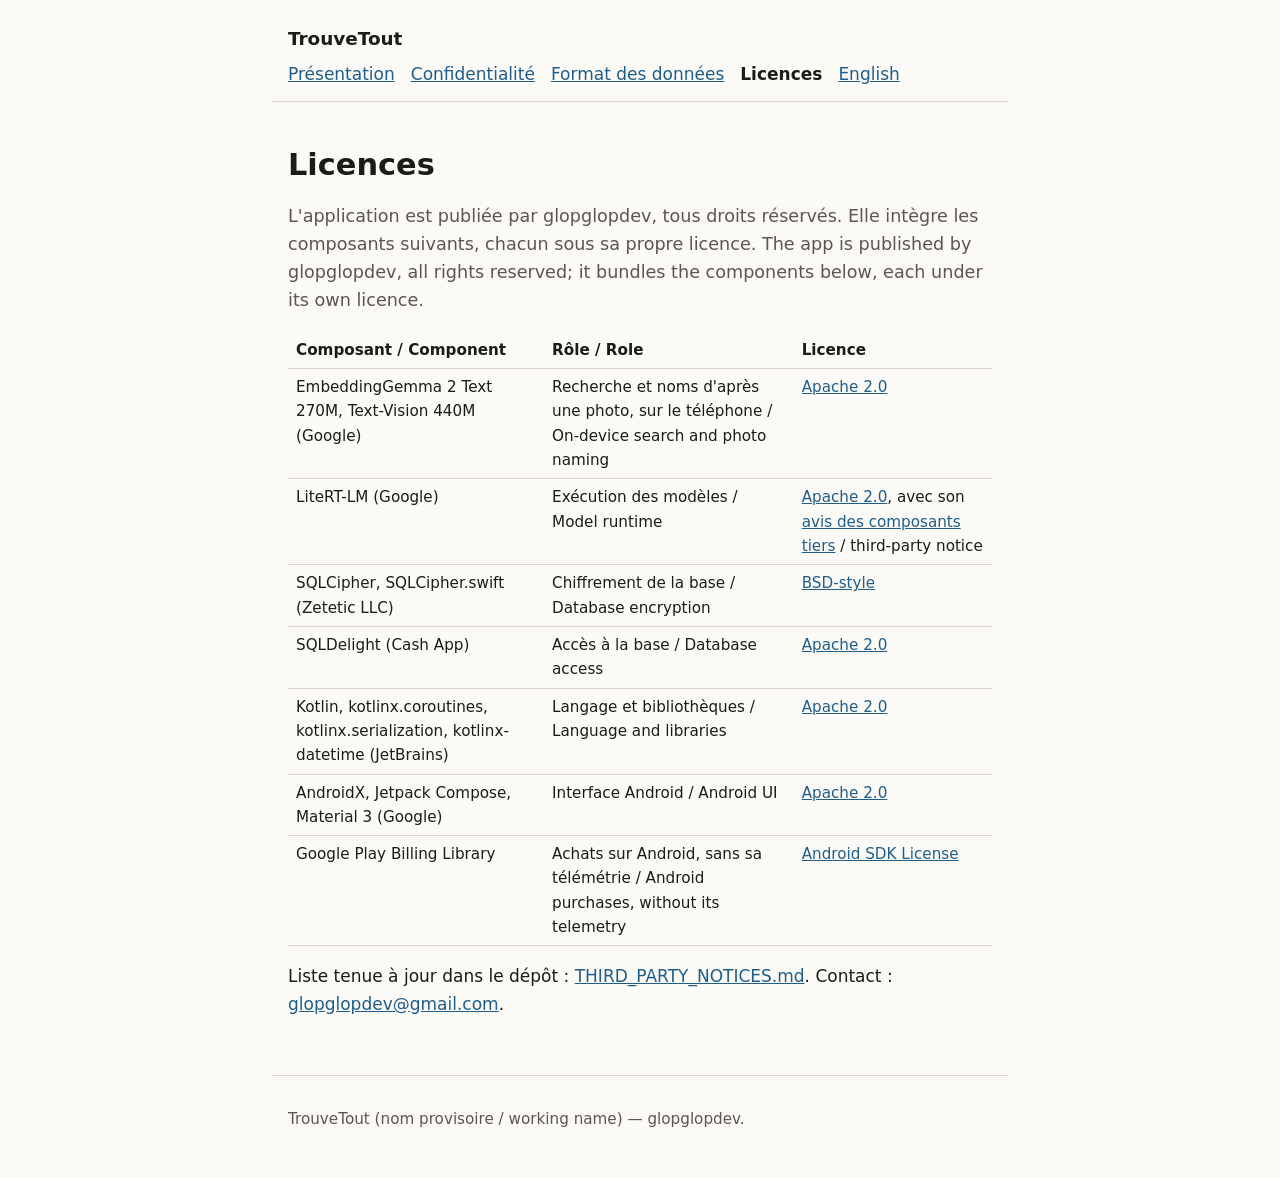
<file: site/licences.html>
<!doctype html>
<html lang="fr">
<head>
<meta charset="utf-8">
<meta name="viewport" content="width=device-width, initial-scale=1">
<title>Licences — TrouveTout</title>
<meta name="description" content="Composants tiers utilisés par TrouveTout et leurs licences. Third-party components and licences.">
<link rel="stylesheet" href="style.css">
</head>
<body>
<header>
  <a class="name" href="index.html">TrouveTout</a>
  <nav aria-label="Pages">
    <a href="index.html">Présentation</a>
    <a href="confidentialite.html">Confidentialité</a>
    <a href="format.html">Format des données</a>
    <a href="licences.html" aria-current="page">Licences</a>
    <a href="en/index.html" hreflang="en" lang="en">English</a>
  </nav>
</header>
<main>
<h1>Licences</h1>
<p class="lead">L'application est publiée par glopglopdev, tous droits réservés. Elle intègre les composants suivants,
chacun sous sa propre licence. <span lang="en">The app is published by glopglopdev, all rights reserved; it bundles
the components below, each under its own licence.</span></p>

<div class="table"><table>
  <thead><tr><th>Composant / Component</th><th>Rôle / Role</th><th>Licence</th></tr></thead>
  <tbody>
    <tr><td>EmbeddingGemma 2 Text 270M, Text-Vision 440M (Google)</td><td>Recherche et noms d'après une photo, sur le téléphone / On-device search and photo naming</td><td><a href="https://www.apache.org/licenses/LICENSE-2.0">Apache 2.0</a></td></tr>
    <tr><td>LiteRT-LM (Google)</td><td>Exécution des modèles / Model runtime</td><td><a href="https://www.apache.org/licenses/LICENSE-2.0">Apache 2.0</a>, avec son <a href="notices/litertlm-0.19.0-THIRD_PARTY_NOTICE.txt">avis des composants tiers</a> / <span lang="en">third-party notice</span></td></tr>
    <tr><td>SQLCipher, SQLCipher.swift (Zetetic LLC)</td><td>Chiffrement de la base / Database encryption</td><td><a href="https://www.zetetic.net/sqlcipher/license/">BSD-style</a></td></tr>
    <tr><td>SQLDelight (Cash App)</td><td>Accès à la base / Database access</td><td><a href="https://www.apache.org/licenses/LICENSE-2.0">Apache 2.0</a></td></tr>
    <tr><td>Kotlin, kotlinx.coroutines, kotlinx.serialization, kotlinx-datetime (JetBrains)</td><td>Langage et bibliothèques / Language and libraries</td><td><a href="https://www.apache.org/licenses/LICENSE-2.0">Apache 2.0</a></td></tr>
    <tr><td>AndroidX, Jetpack Compose, Material 3 (Google)</td><td>Interface Android / Android UI</td><td><a href="https://www.apache.org/licenses/LICENSE-2.0">Apache 2.0</a></td></tr>
    <tr><td>Google Play Billing Library</td><td>Achats sur Android, sans sa télémétrie / Android purchases, without its telemetry</td><td><a href="https://developer.android.com/studio/terms">Android SDK License</a></td></tr>
  </tbody>
</table></div>

<p>Liste tenue à jour dans le dépôt : <a href="https://github.com/NicolasVergnes/trouvetout-proto/blob/main/THIRD_PARTY_NOTICES.md">THIRD_PARTY_NOTICES.md</a>.
Contact : <a href="mailto:glopglopdev@gmail.com">glopglopdev@gmail.com</a>.</p>
</main>
<footer>
  <p>TrouveTout (nom provisoire / working name) — glopglopdev.</p>
</footer>
</body>
</html>
</file>
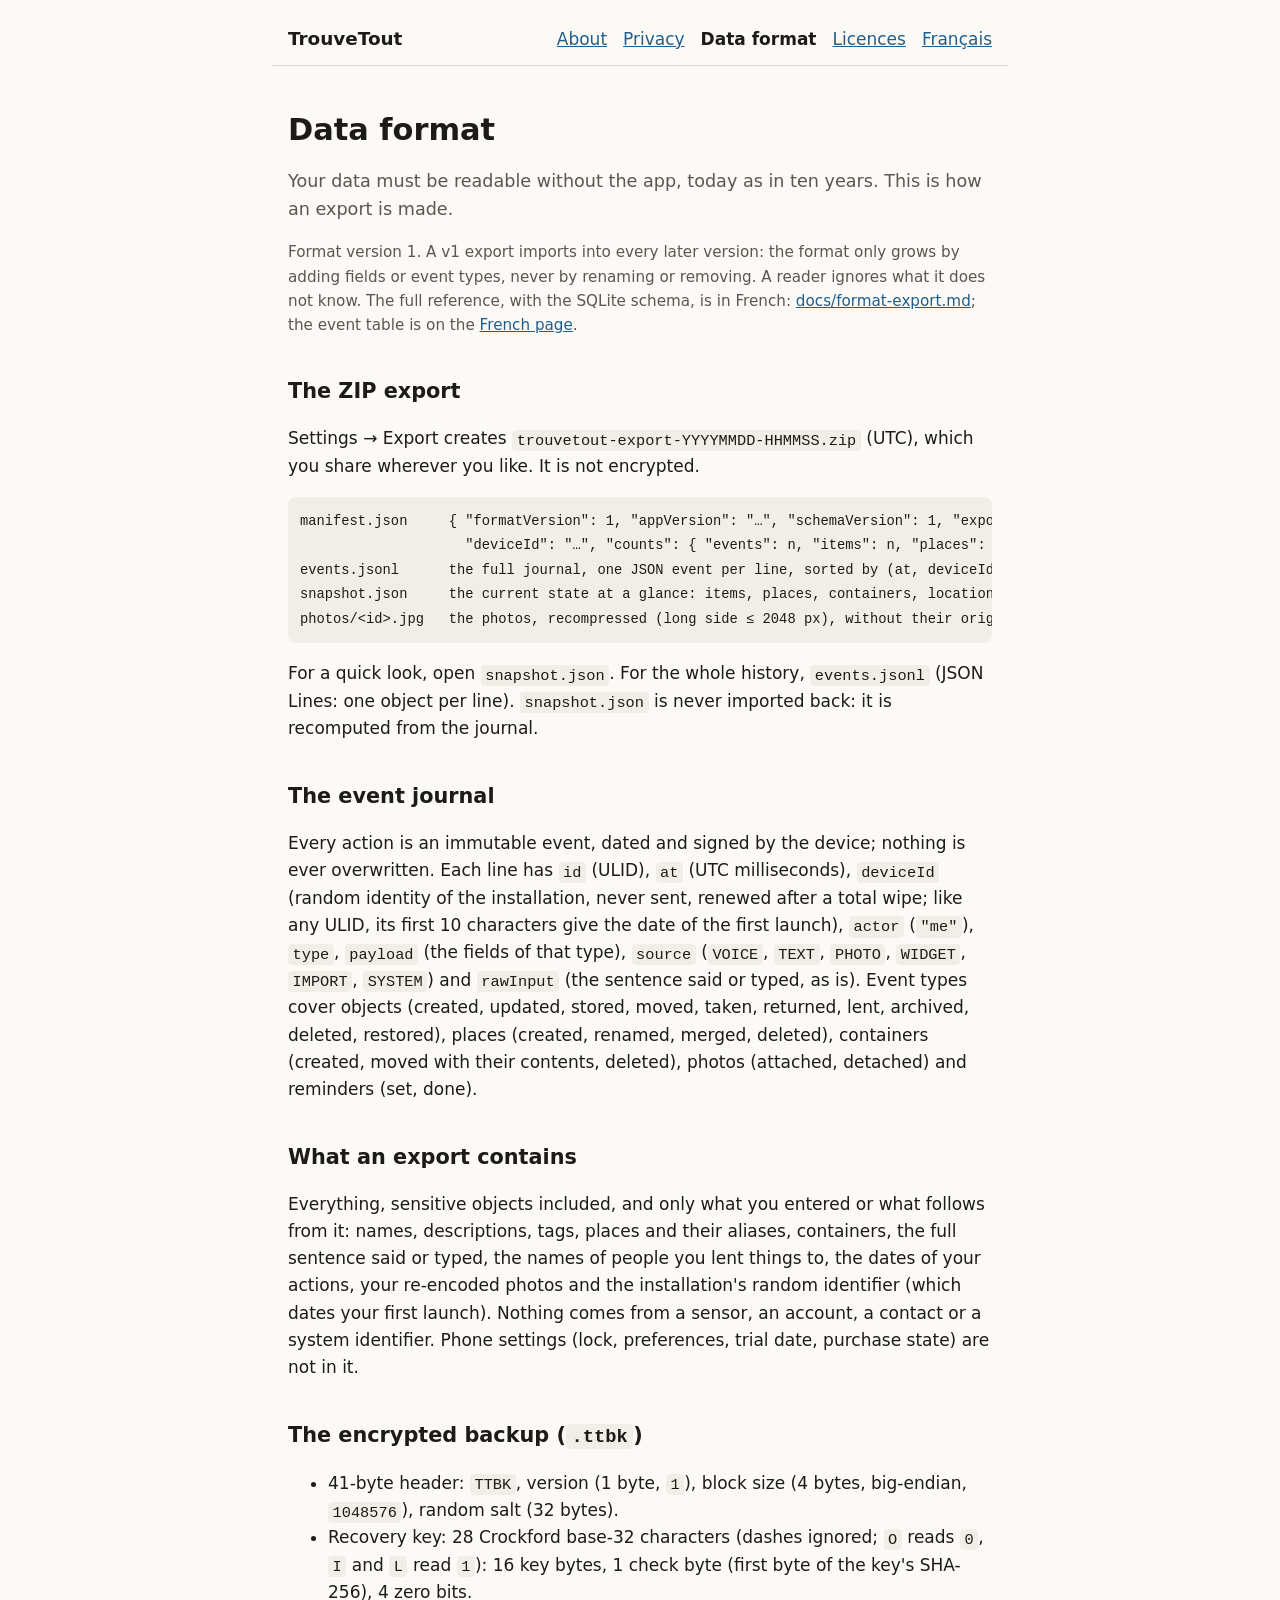
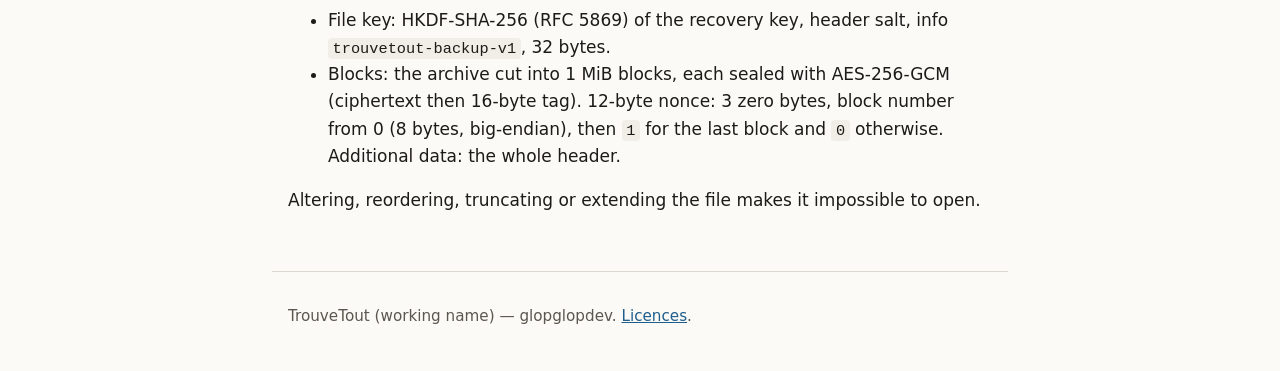
<file: site/en/format.html>
<!doctype html>
<html lang="en">
<head>
<meta charset="utf-8">
<meta name="viewport" content="width=device-width, initial-scale=1">
<title>Data format — TrouveTout</title>
<meta name="description" content="Reading your TrouveTout data without the app: ZIP export, event journal, encrypted backup.">
<link rel="stylesheet" href="../style.css">
<link rel="alternate" hreflang="fr" href="../format.html">
</head>
<body>
<header>
  <a class="name" href="index.html">TrouveTout</a>
  <nav aria-label="Pages">
    <a href="index.html">About</a>
    <a href="privacy.html">Privacy</a>
    <a href="format.html" aria-current="page">Data format</a>
    <a href="../licences.html">Licences</a>
    <a href="../format.html" hreflang="fr" lang="fr">Français</a>
  </nav>
</header>
<main>
<h1>Data format</h1>
<p class="lead">Your data must be readable without the app, today as in ten years. This is how an export is made.</p>
<p class="updated">Format version 1. A v1 export imports into every later version: the format only grows by adding
fields or event types, never by renaming or removing. A reader ignores what it does not know. The full reference, with
the SQLite schema, is in French:
<a href="https://github.com/NicolasVergnes/trouvetout-proto/blob/main/docs/format-export.md">docs/format-export.md</a>;
the event table is on the <a href="../format.html">French page</a>.</p>

<h2>The ZIP export</h2>
<p>Settings → Export creates <code>trouvetout-export-YYYYMMDD-HHMMSS.zip</code> (UTC), which you share wherever you
like. It is not encrypted.</p>
<pre><code>manifest.json     { "formatVersion": 1, "appVersion": "…", "schemaVersion": 1, "exportedAt": &lt;ms UTC&gt;,
                    "deviceId": "…", "counts": { "events": n, "items": n, "places": n, "containers": n, "photos": n } }
events.jsonl      the full journal, one JSON event per line, sorted by (at, deviceId, id)
snapshot.json     the current state at a glance: items, places, containers, locations, photos, reminders
photos/&lt;id&gt;.jpg   the photos, recompressed (long side ≤ 2048 px), without their original metadata</code></pre>
<p>For a quick look, open <code>snapshot.json</code>. For the whole history, <code>events.jsonl</code> (JSON Lines: one
object per line). <code>snapshot.json</code> is never imported back: it is recomputed from the journal.</p>

<h2>The event journal</h2>
<p>Every action is an immutable event, dated and signed by the device; nothing is ever overwritten. Each line has
<code>id</code> (ULID), <code>at</code> (UTC milliseconds), <code>deviceId</code> (random identity of the installation,
never sent, renewed after a total wipe; like any ULID, its first 10 characters give the date of the first launch), <code>actor</code> (<code>"me"</code>), <code>type</code>,
<code>payload</code> (the fields of that type), <code>source</code> (<code>VOICE</code>, <code>TEXT</code>,
<code>PHOTO</code>, <code>WIDGET</code>, <code>IMPORT</code>, <code>SYSTEM</code>) and <code>rawInput</code> (the
sentence said or typed, as is). Event types cover objects (created, updated, stored, moved, taken, returned, lent,
archived, deleted, restored), places (created, renamed, merged, deleted), containers (created, moved with their
contents, deleted), photos (attached, detached) and reminders (set, done).</p>

<h2>What an export contains</h2>
<p>Everything, sensitive objects included, and only what you entered or what follows from it: names, descriptions, tags, places and their aliases, containers, the
full sentence said or typed, the names of people you lent things to, the dates of your actions, your re-encoded photos
and the installation's random identifier (which dates your first launch). Nothing comes from a sensor, an account, a contact or a system identifier.
Phone settings (lock, preferences, trial date, purchase state) are not in it.</p>

<h2>The encrypted backup (<code>.ttbk</code>)</h2>
<ul>
  <li>41-byte header: <code>TTBK</code>, version (1 byte, <code>1</code>), block size (4 bytes, big-endian,
  <code>1048576</code>), random salt (32 bytes).</li>
  <li>Recovery key: 28 Crockford base-32 characters (dashes ignored; <code>O</code> reads <code>0</code>,
  <code>I</code> and <code>L</code> read <code>1</code>): 16 key bytes, 1 check byte (first byte of the key's
  SHA-256), 4 zero bits.</li>
  <li>File key: HKDF-SHA-256 (RFC 5869) of the recovery key, header salt, info <code>trouvetout-backup-v1</code>,
  32 bytes.</li>
  <li>Blocks: the archive cut into 1 MiB blocks, each sealed with AES-256-GCM (ciphertext then 16-byte tag). 12-byte
  nonce: 3 zero bytes, block number from 0 (8 bytes, big-endian), then <code>1</code> for the last block and
  <code>0</code> otherwise. Additional data: the whole header.</li>
</ul>
<p>Altering, reordering, truncating or extending the file makes it impossible to open.</p>
</main>
<footer>
  <p>TrouveTout (working name) — glopglopdev. <a href="../licences.html">Licences</a>.</p>
</footer>
</body>
</html>
</file>
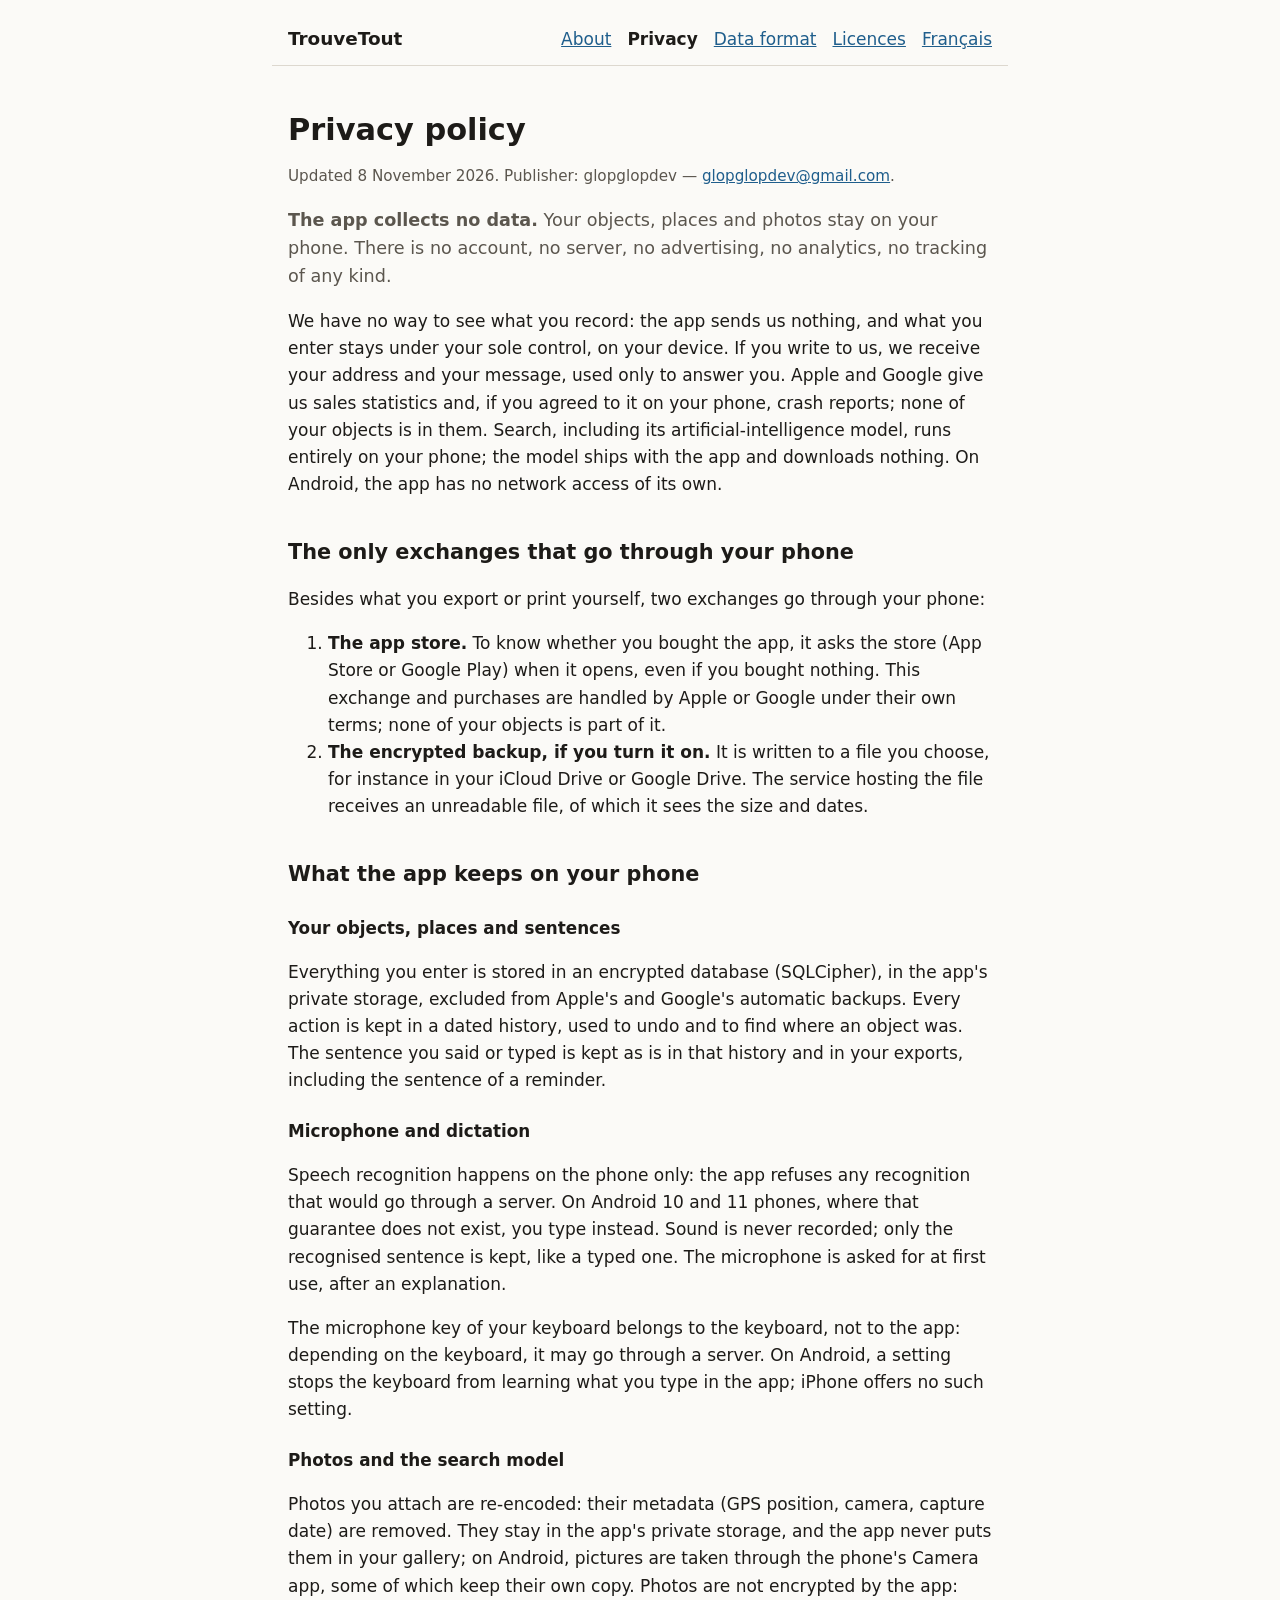
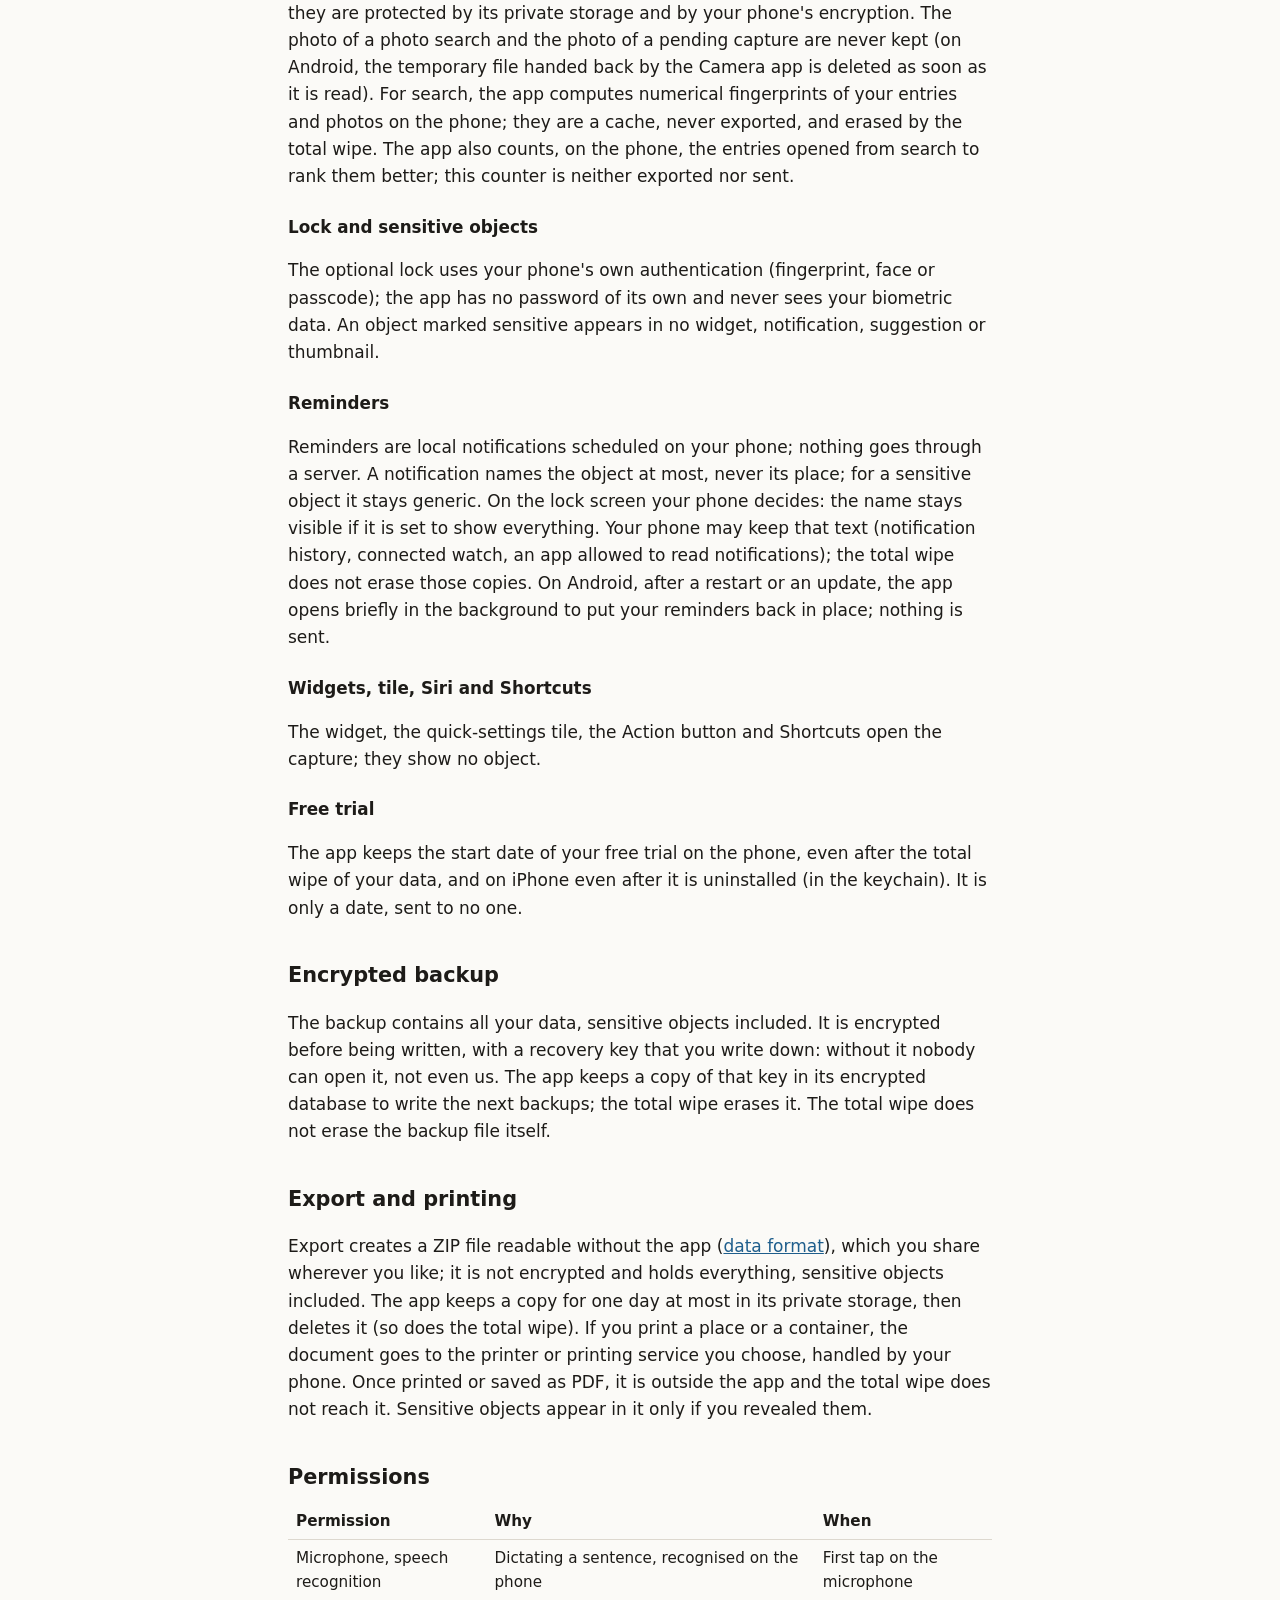
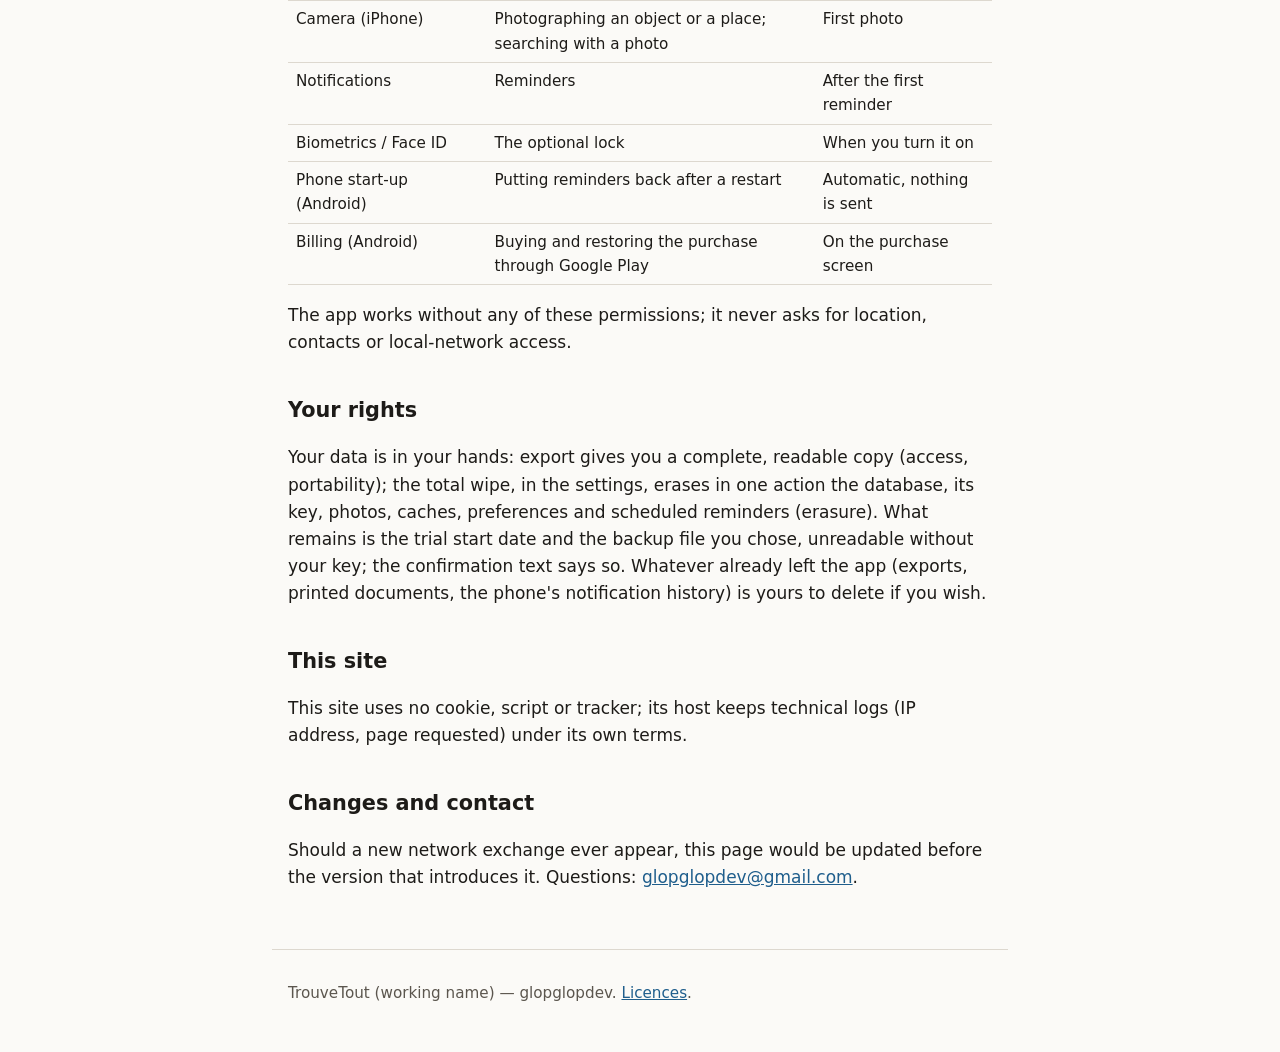
<file: site/en/privacy.html>
<!doctype html>
<html lang="en">
<head>
<meta charset="utf-8">
<meta name="viewport" content="width=device-width, initial-scale=1">
<title>Privacy — TrouveTout</title>
<meta name="description" content="TrouveTout privacy policy: the app collects no data.">
<link rel="stylesheet" href="../style.css">
<link rel="alternate" hreflang="fr" href="../confidentialite.html">
</head>
<body>
<header>
  <a class="name" href="index.html">TrouveTout</a>
  <nav aria-label="Pages">
    <a href="index.html">About</a>
    <a href="privacy.html" aria-current="page">Privacy</a>
    <a href="format.html">Data format</a>
    <a href="../licences.html">Licences</a>
    <a href="../confidentialite.html" hreflang="fr" lang="fr">Français</a>
  </nav>
</header>
<main>
<h1>Privacy policy</h1>
<p class="updated">Updated 8 November 2026. Publisher: glopglopdev — <a href="mailto:glopglopdev@gmail.com">glopglopdev@gmail.com</a>.</p>

<p class="lead"><strong>The app collects no data.</strong> Your objects, places and photos stay on your phone. There is
no account, no server, no advertising, no analytics, no tracking of any kind.</p>

<p>We have no way to see what you record: the app sends us nothing, and what you enter stays under your sole control,
on your device. If you write to us, we receive your address and your message, used only to answer you. Apple and Google
give us sales statistics and, if you agreed to it on your phone, crash reports; none of your objects is in them. Search, including its
artificial-intelligence model, runs entirely on your phone; the model ships with the app and downloads nothing. On
Android, the app has no network access of its own.</p>

<h2>The only exchanges that go through your phone</h2>
<p>Besides what you export or print yourself, two exchanges go through your phone:</p>
<ol>
  <li><strong>The app store.</strong> To know whether you bought the app, it asks the store (App Store or Google Play)
  when it opens, even if you bought nothing. This exchange and purchases are handled by Apple or Google under their
  own terms; none of your objects is part of it.</li>
  <li><strong>The encrypted backup, if you turn it on.</strong> It is written to a file you choose, for instance in
  your iCloud Drive or Google Drive. The service hosting the file receives an unreadable file, of which it sees the
  size and dates.</li>
</ol>

<h2>What the app keeps on your phone</h2>
<h3>Your objects, places and sentences</h3>
<p>Everything you enter is stored in an encrypted database (SQLCipher), in the app's private storage, excluded from
Apple's and Google's automatic backups. Every action is kept in a dated history, used to undo and to find where an
object was. The sentence you said or typed is kept as is in that history and in your exports, including the sentence
of a reminder.</p>

<h3>Microphone and dictation</h3>
<p>Speech recognition happens on the phone only: the app refuses any recognition that would go through a server. On
Android 10 and 11 phones, where that guarantee does not exist, you type instead. Sound is never recorded; only the
recognised sentence is kept, like a typed one. The microphone is asked for at first use, after an explanation.</p>
<p>The microphone key of your keyboard belongs to the keyboard, not to the app: depending on the keyboard, it may go
through a server. On Android, a setting stops the keyboard from learning what you type in the app; iPhone offers no
such setting.</p>

<h3>Photos and the search model</h3>
<p>Photos you attach are re-encoded: their metadata (GPS position, camera, capture date) are removed. They stay in the
app's private storage, and the app never puts them in your gallery; on Android, pictures are taken through the phone's
Camera app, some of which keep their own copy. Photos are not encrypted by the app: they are protected by its private
storage and by your phone's encryption. The photo
of a photo search and the photo of a pending capture are never kept (on Android, the temporary file handed back by the
Camera app is deleted as soon as it is read). For search, the app computes numerical fingerprints of your entries and
photos on the phone; they are a cache, never exported, and erased by the total wipe. The app also counts, on the phone,
the entries opened from search to rank them better; this counter is neither exported nor sent.</p>

<h3>Lock and sensitive objects</h3>
<p>The optional lock uses your phone's own authentication (fingerprint, face or passcode); the app has no password of
its own and never sees your biometric data. An object marked sensitive appears in no widget, notification,
suggestion or thumbnail.</p>

<h3>Reminders</h3>
<p>Reminders are local notifications scheduled on your phone; nothing goes through a server. A notification names the
object at most, never its place; for a sensitive object it stays generic. On the lock screen your phone decides: the
name stays visible if it is set to show everything. Your phone may keep that text (notification history, connected
watch, an app allowed to read notifications); the total wipe does not erase those copies. On Android, after a restart
or an update, the app opens briefly in the background to put your reminders back in place; nothing is sent.</p>

<h3>Widgets, tile, Siri and Shortcuts</h3>
<p>The widget, the quick-settings tile, the Action button and Shortcuts open the capture; they show no object.</p>

<h3>Free trial</h3>
<p>The app keeps the start date of your free trial on the phone, even after the total wipe of your data, and on iPhone
even after it is uninstalled (in the keychain). It is only a date, sent to no one.</p>

<h2>Encrypted backup</h2>
<p>The backup contains all your data, sensitive objects included. It is encrypted before being written, with a
recovery key that you write down: without it nobody can open it, not even us. The app keeps a copy of that key in its
encrypted database to write the next backups; the total wipe erases it. The total wipe does not erase the backup file
itself.</p>

<h2>Export and printing</h2>
<p>Export creates a ZIP file readable without the app (<a href="format.html">data format</a>), which you share wherever
you like; it is not encrypted and holds everything, sensitive objects included. The app keeps a copy for one day at
most in its private storage, then deletes it (so does the total wipe). If you print a place or a container, the document goes to the printer or printing
service you choose, handled by your phone. Once printed or saved as PDF, it is outside the app and the total wipe does
not reach it. Sensitive objects appear in it only if you revealed them.</p>

<h2>Permissions</h2>
<div class="table"><table>
  <thead><tr><th>Permission</th><th>Why</th><th>When</th></tr></thead>
  <tbody>
    <tr><td>Microphone, speech recognition</td><td>Dictating a sentence, recognised on the phone</td><td>First tap on the microphone</td></tr>
    <tr><td>Camera (iPhone)</td><td>Photographing an object or a place; searching with a photo</td><td>First photo</td></tr>
    <tr><td>Notifications</td><td>Reminders</td><td>After the first reminder</td></tr>
    <tr><td>Biometrics / Face ID</td><td>The optional lock</td><td>When you turn it on</td></tr>
    <tr><td>Phone start-up (Android)</td><td>Putting reminders back after a restart</td><td>Automatic, nothing is sent</td></tr>
    <tr><td>Billing (Android)</td><td>Buying and restoring the purchase through Google Play</td><td>On the purchase screen</td></tr>
  </tbody>
</table></div>
<p>The app works without any of these permissions; it never asks for location, contacts or local-network access.</p>

<h2>Your rights</h2>
<p>Your data is in your hands: export gives you a complete, readable copy (access, portability); the total wipe, in
the settings, erases in one action the database, its key, photos, caches, preferences and scheduled reminders
(erasure). What remains is the trial start date and the backup file you chose, unreadable without your key; the
confirmation text says so. Whatever already left the app (exports, printed documents, the phone's notification
history) is yours to delete if you wish.</p>

<h2>This site</h2>
<p>This site uses no cookie, script or tracker; its host keeps technical logs (IP address, page requested) under its own
terms.</p>

<h2>Changes and contact</h2>
<p>Should a new network exchange ever appear, this page would be updated before the version that introduces it.
Questions: <a href="mailto:glopglopdev@gmail.com">glopglopdev@gmail.com</a>.</p>
</main>
<footer>
  <p>TrouveTout (working name) — glopglopdev. <a href="../licences.html">Licences</a>.</p>
</footer>
</body>
</html>
</file>
<file: site/style.css>
/* TrouveTout — static site (J7). No script, no external font, no tracker. */
:root {
  --bg: #fbfaf7;
  --fg: #1d1b18;
  --muted: #5b564e;
  --accent: #1f5e8c;
  --line: #ddd8cf;
  --card: #ffffff;
  --code: #f1eee8;
  color-scheme: light dark;
}

@media (prefers-color-scheme: dark) {
  :root {
    --bg: #161514;
    --fg: #ece9e3;
    --muted: #b3ada3;
    --accent: #8cc3ea;
    --line: #3a3733;
    --card: #1f1e1c;
    --code: #262421;
  }
}

* { box-sizing: border-box; }

body {
  margin: 0;
  background: var(--bg);
  color: var(--fg);
  font: 17px/1.6 system-ui, -apple-system, "Segoe UI", Roboto, "Helvetica Neue", Arial, sans-serif;
}

header, main, footer {
  max-width: 46rem;
  margin: 0 auto;
  padding: 0 16px;
}

header {
  display: flex;
  flex-wrap: wrap;
  gap: 8px 20px;
  align-items: baseline;
  justify-content: space-between;
  padding-top: 24px;
  padding-bottom: 12px;
  border-bottom: 1px solid var(--line);
}

header .name { font-weight: 700; font-size: 1.15rem; color: var(--fg); text-decoration: none; }

nav { display: flex; flex-wrap: wrap; gap: 4px 16px; }

nav a, a { color: var(--accent); }

nav a[aria-current="page"] { color: var(--fg); text-decoration: none; font-weight: 600; }

main { padding-top: 8px; padding-bottom: 40px; }

h1 { font-size: 1.9rem; line-height: 1.25; margin: 1.2em 0 0.4em; }
h2 { font-size: 1.3rem; margin: 1.8em 0 0.4em; }
h3 { font-size: 1.05rem; margin: 1.4em 0 0.3em; }

.lead { font-size: 1.1rem; color: var(--muted); }

.cards { display: grid; grid-template-columns: repeat(auto-fit, minmax(13rem, 1fr)); gap: 12px; margin: 1.2em 0; }
.card { background: var(--card); border: 1px solid var(--line); border-radius: 10px; padding: 14px 16px; }
.card h3 { margin-top: 0; }
.card p { margin: 0; }

.updated { color: var(--muted); font-size: 0.95rem; }

code, pre { font-family: ui-monospace, "SF Mono", Menlo, Consolas, monospace; font-size: 0.9em; }
code { background: var(--code); padding: 0.1em 0.3em; border-radius: 4px; }
pre { background: var(--code); padding: 12px; border-radius: 8px; overflow-x: auto; }
pre code { background: none; padding: 0; }

.table { overflow-x: auto; }
table { border-collapse: collapse; width: 100%; font-size: 0.95rem; }
th, td { text-align: left; vertical-align: top; padding: 6px 8px; border-bottom: 1px solid var(--line); }

footer { padding-top: 16px; padding-bottom: 32px; border-top: 1px solid var(--line); color: var(--muted); font-size: 0.95rem; }
</file>
